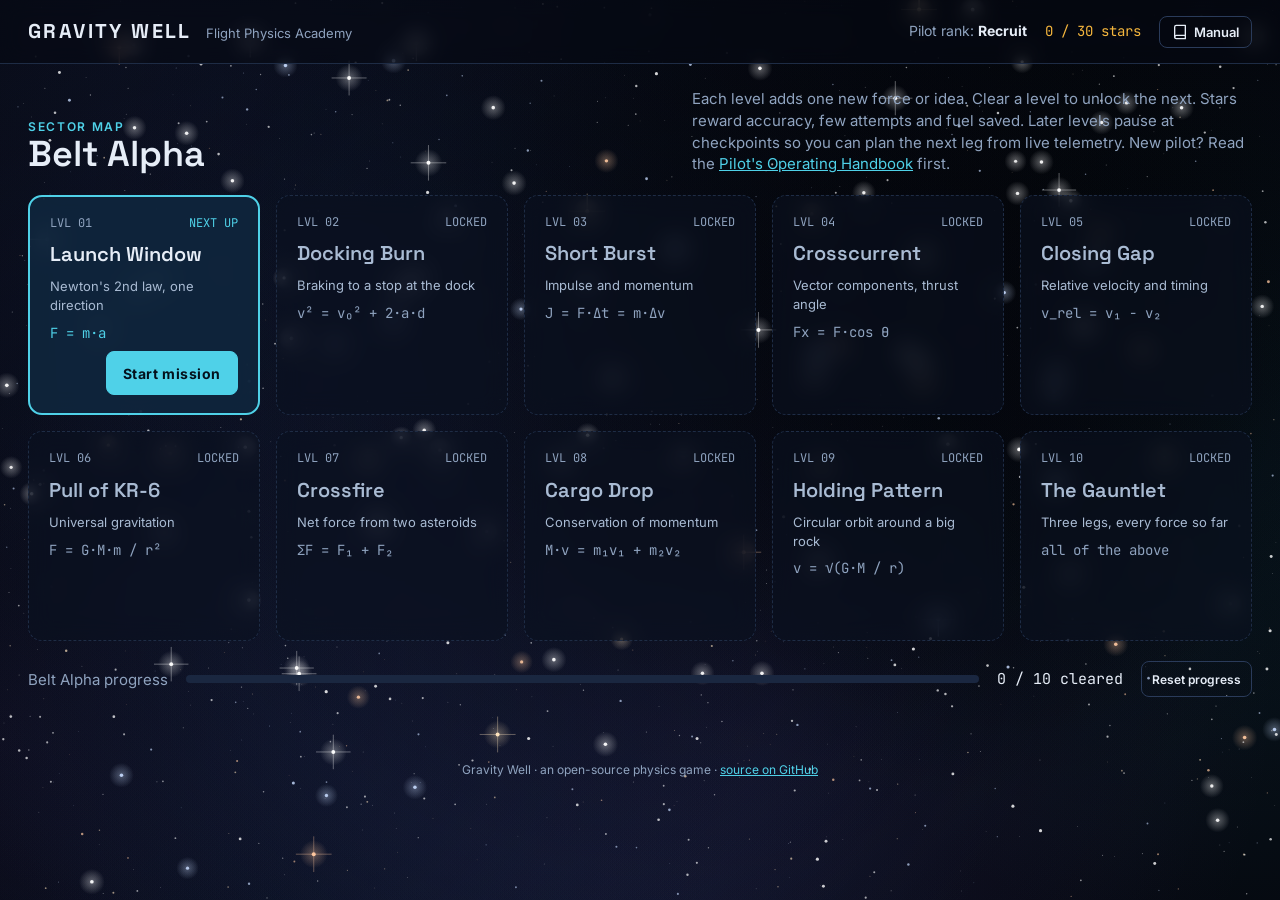
<file: index.html>
<!doctype html>
<html lang="en">
<head>
<meta charset="utf-8">
<meta name="viewport" content="width=device-width, initial-scale=1">
<title>Gravity Well — Flight Physics Academy</title>
<meta name="description" content="A physics puzzle game: calculate the forces on your ship, program the flight computer, and fly the asteroid field.">
<link rel="preconnect" href="https://fonts.googleapis.com">
<link href="https://fonts.googleapis.com/css2?family=Inter:wght@400;500;600;700&family=JetBrains+Mono:wght@400;600&family=Space+Grotesk:wght@500;600;700&display=swap" rel="stylesheet">
<link rel="stylesheet" href="css/style.css">
<link rel="icon" href="data:image/svg+xml,%3Csvg xmlns='http://www.w3.org/2000/svg' viewBox='0 0 32 32'%3E%3Ccircle cx='16' cy='16' r='15' fill='%230a1120'/%3E%3Ccircle cx='16' cy='16' r='9' fill='none' stroke='%234fd1e8' stroke-width='2' stroke-dasharray='4 3'/%3E%3Ccircle cx='16' cy='16' r='3' fill='%23f5b63e'/%3E%3C/svg%3E">
</head>
<body>
<canvas id="stars" aria-hidden="true"></canvas>
<header class="topbar">
  <div class="brand" id="brand" role="link" tabindex="0">GRAVITY WELL <small>Flight Physics Academy</small></div>
  <div class="topright" id="topright"></div>
</header>
<main id="app">
  <section id="screen-map" class="screen"></section>
  <section id="screen-brief" class="screen"></section>
  <section id="screen-plan" class="screen"></section>
  <section id="screen-flight" class="screen"></section>
  <section id="screen-debrief" class="screen"></section>
  <section id="screen-success" class="screen"></section>
</main>
<div class="footer">Gravity Well · an open-source physics game · <a href="https://github.com/Dhamre01/gravity-well">source on GitHub</a></div>
<script src="js/physics.js"></script>
<script src="js/levels.js"></script>
<script src="js/tutorials.js"></script>
<script src="js/calc.js"></script>
<script src="js/render.js"></script>
<script src="js/game.js"></script>
</body>
</html>
</file>
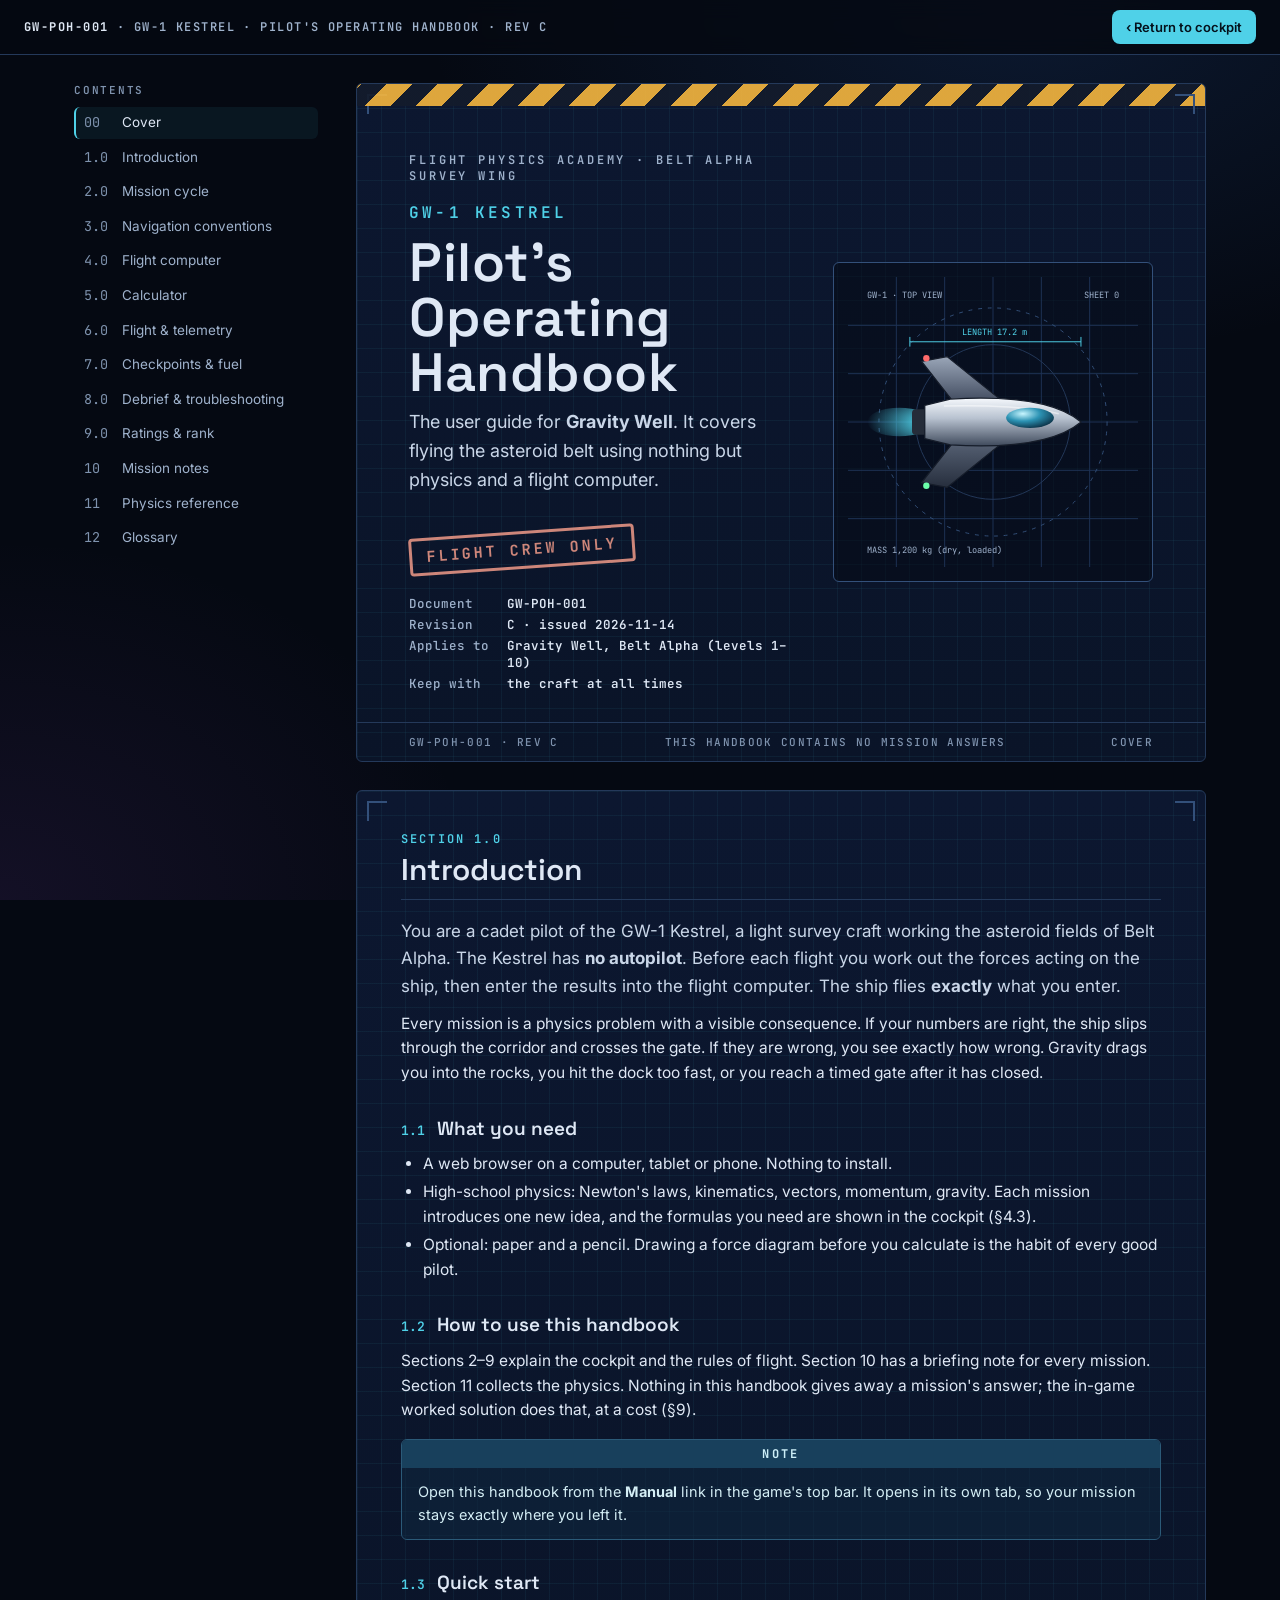
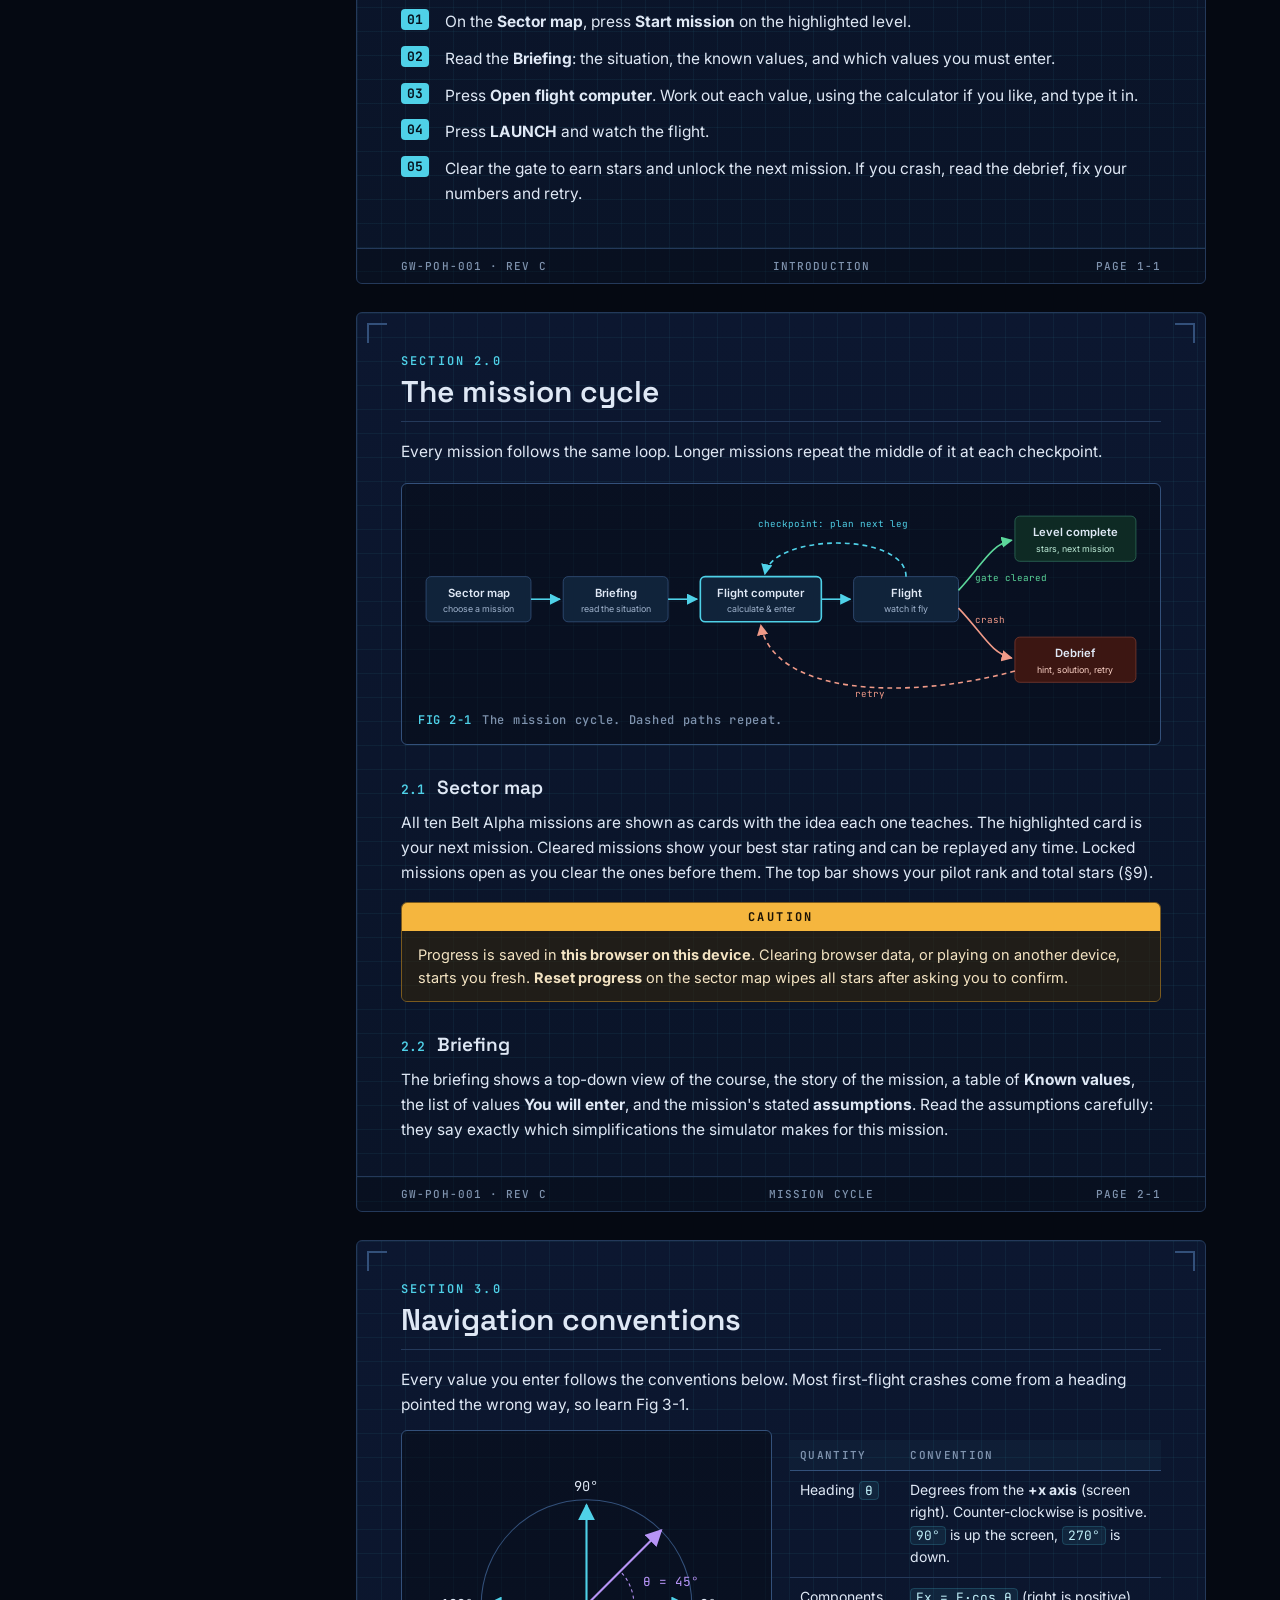
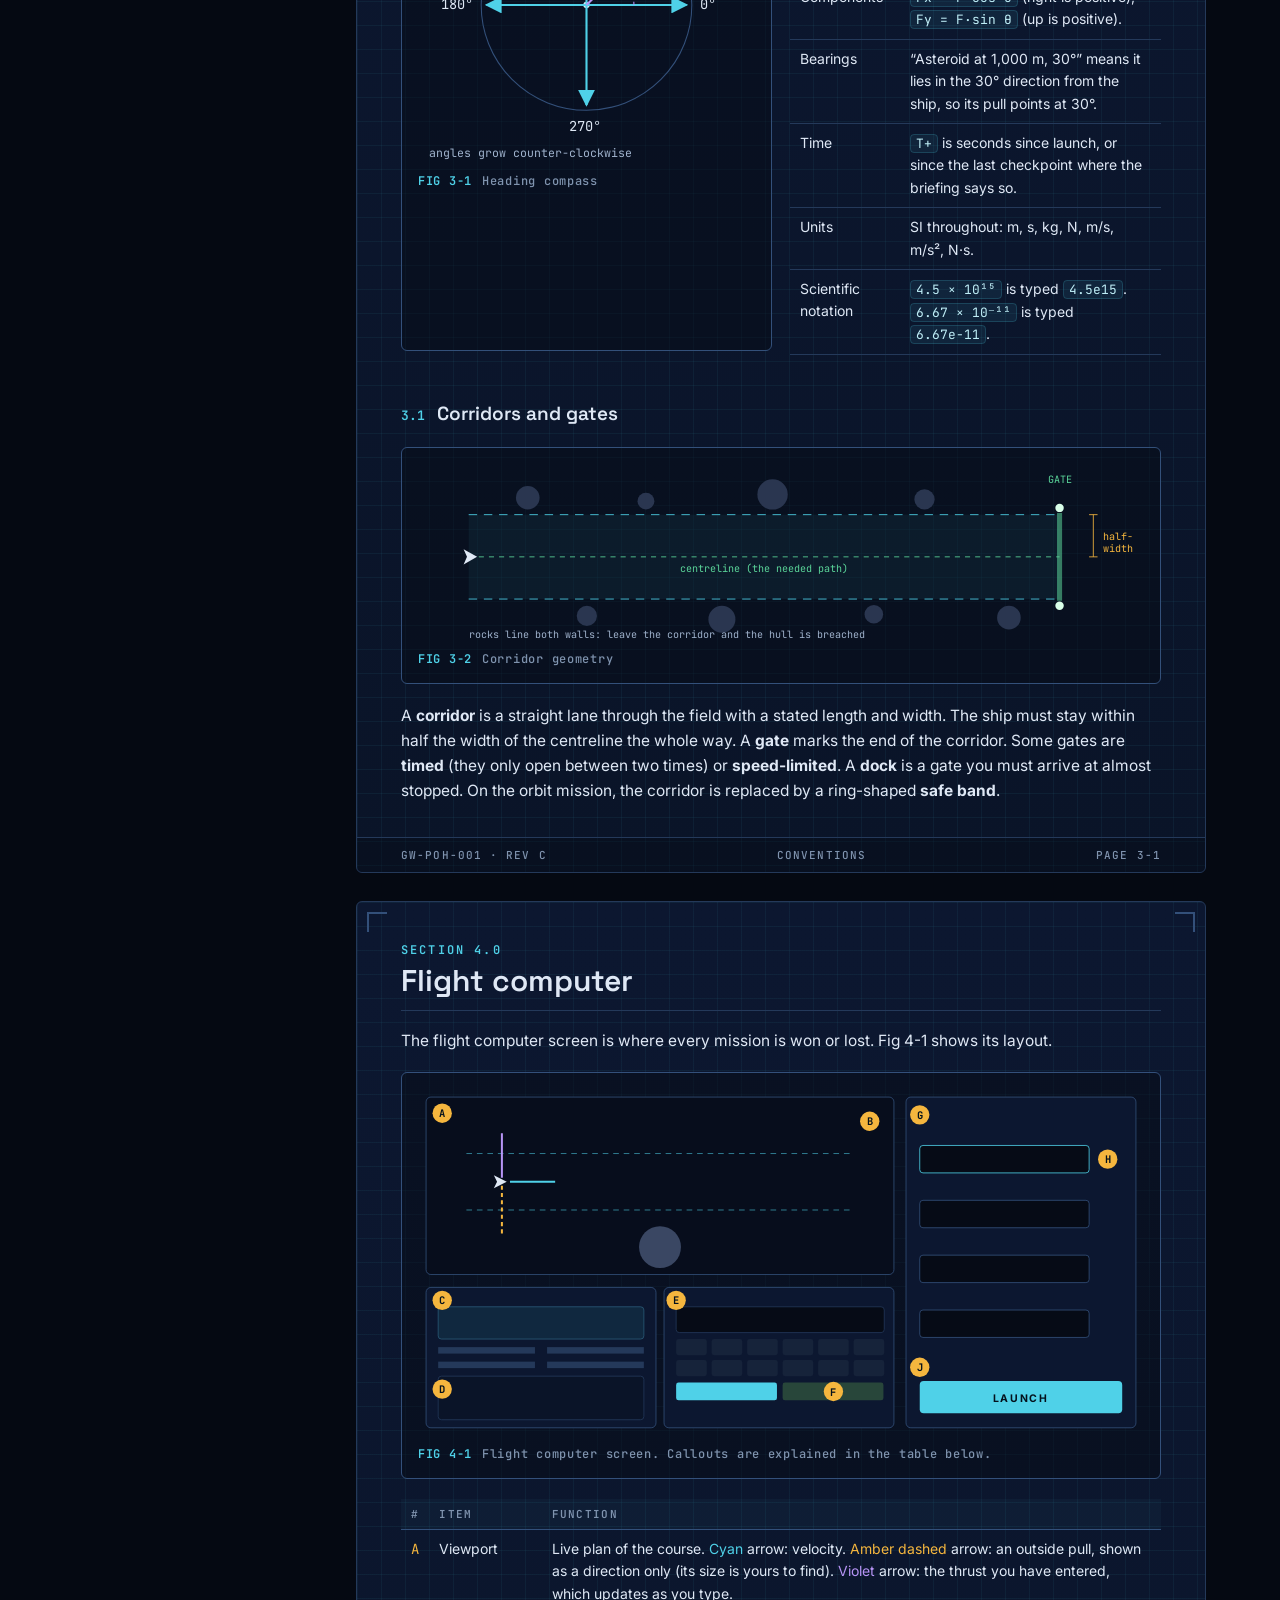
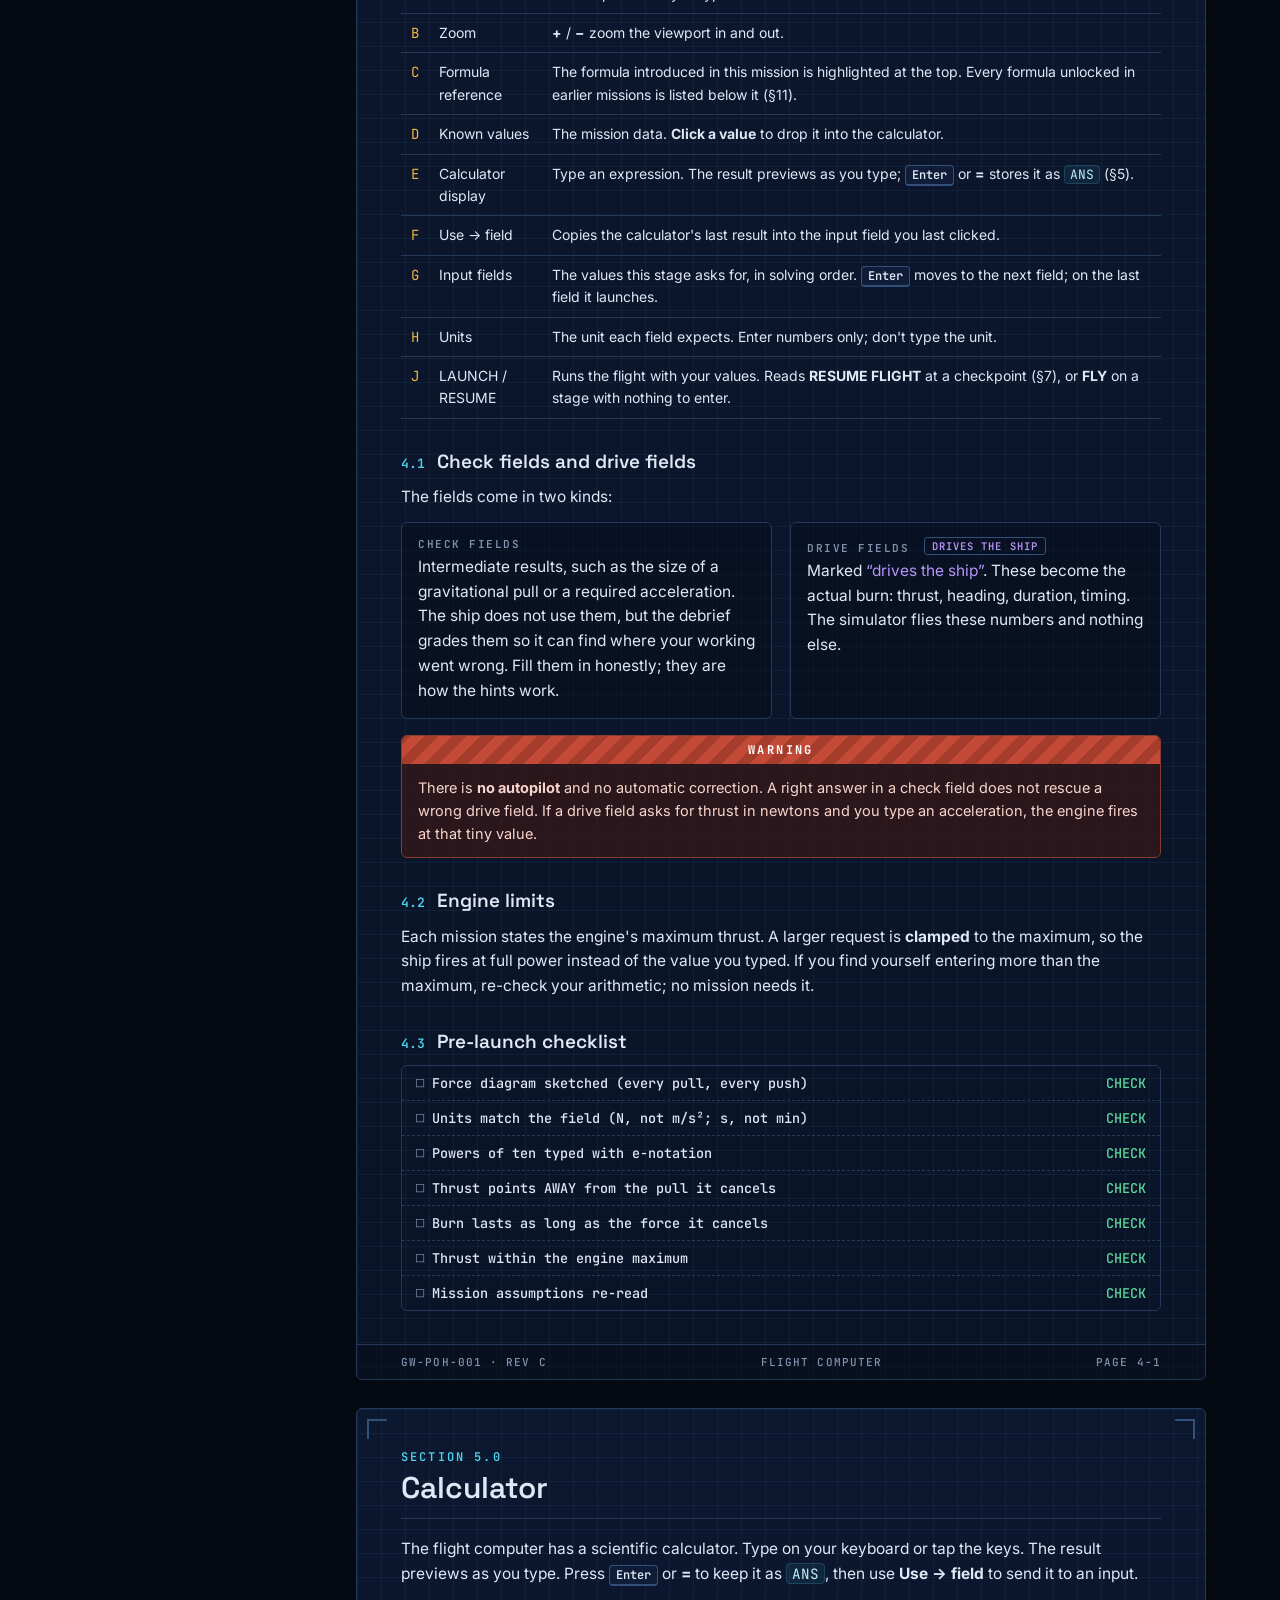
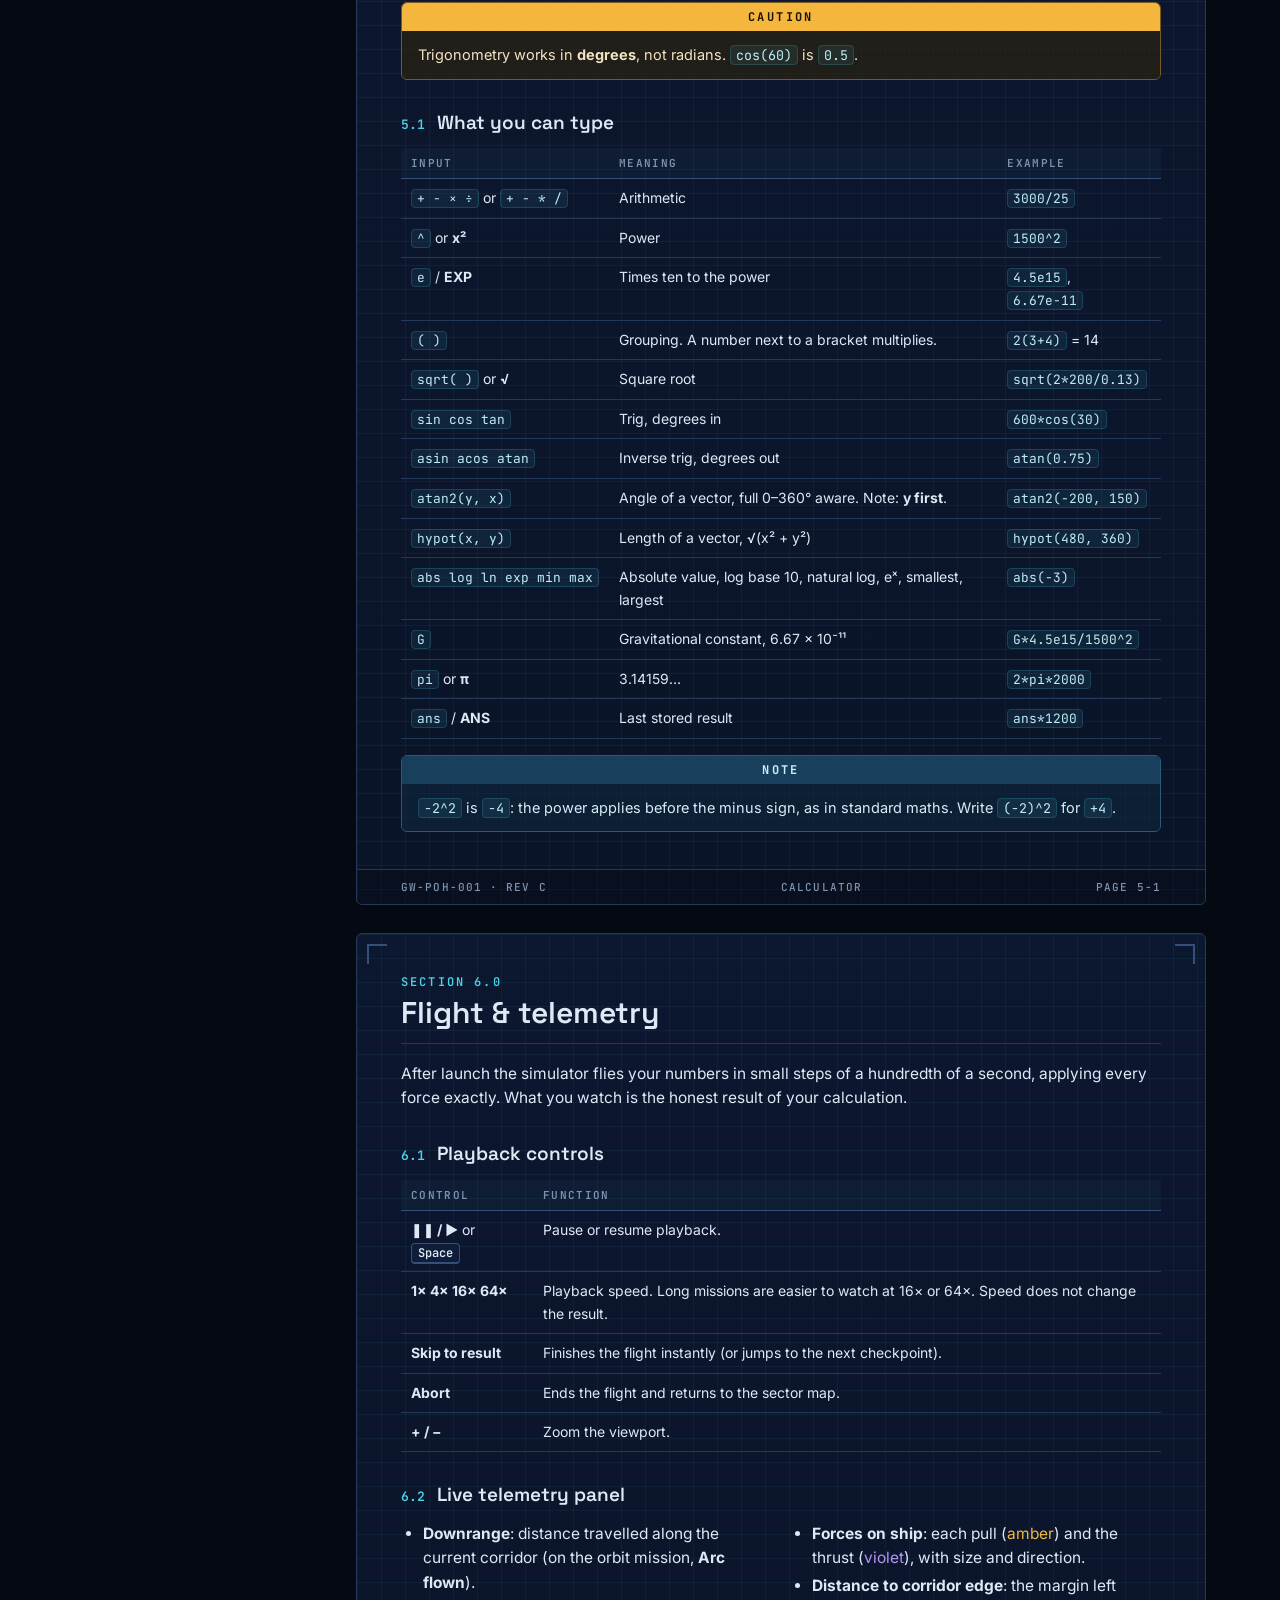
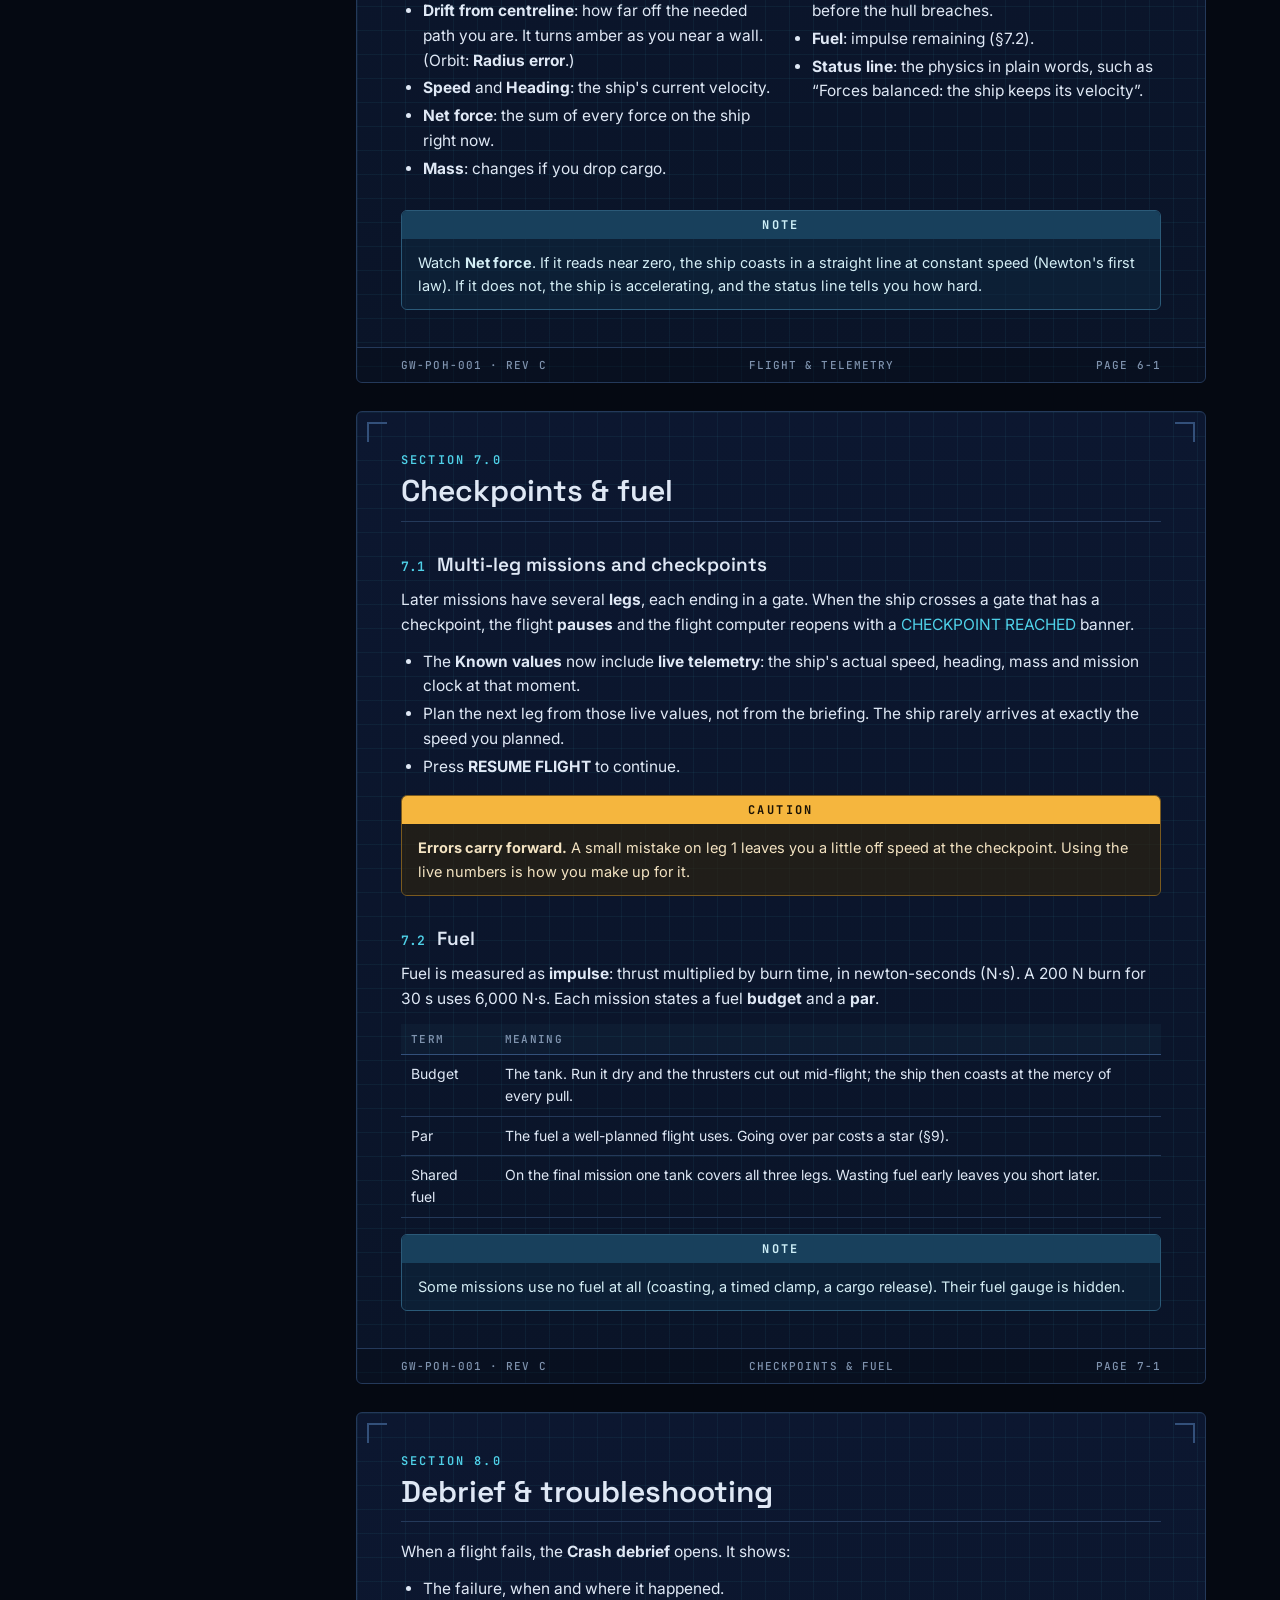
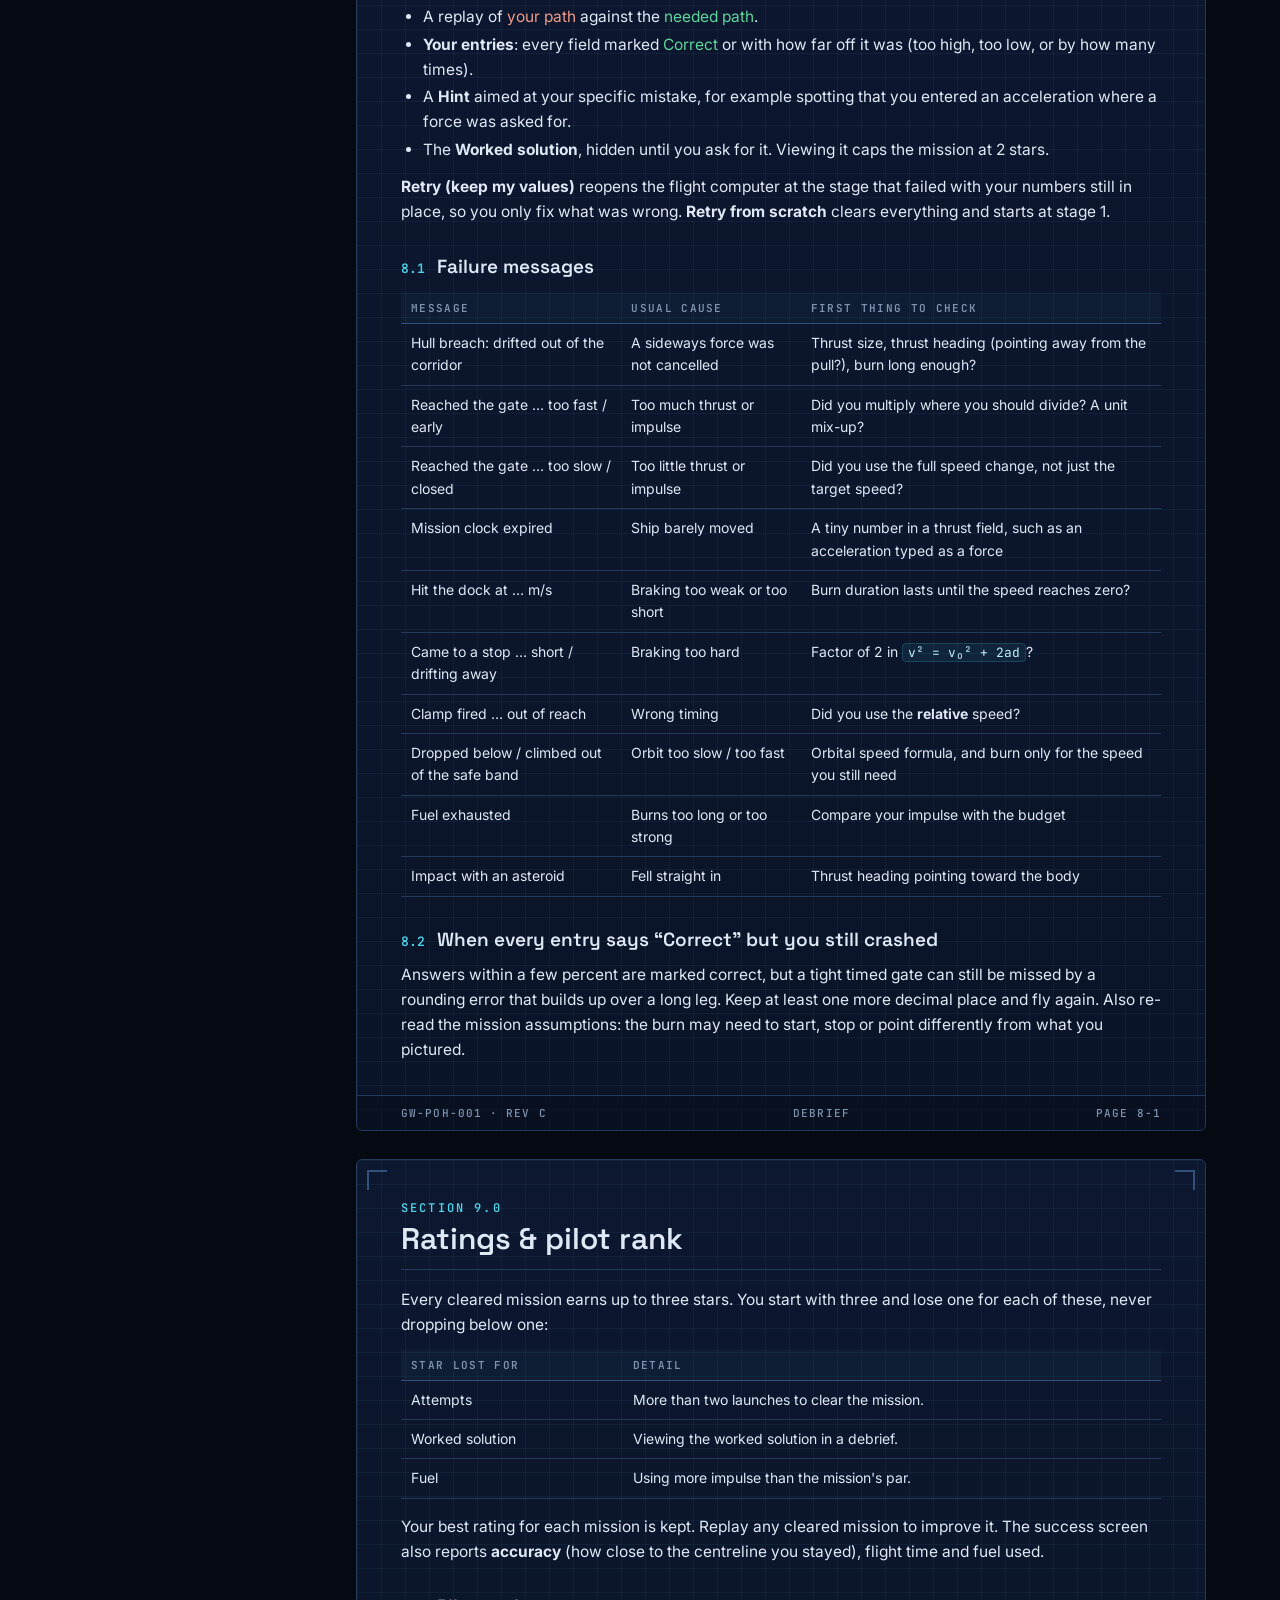
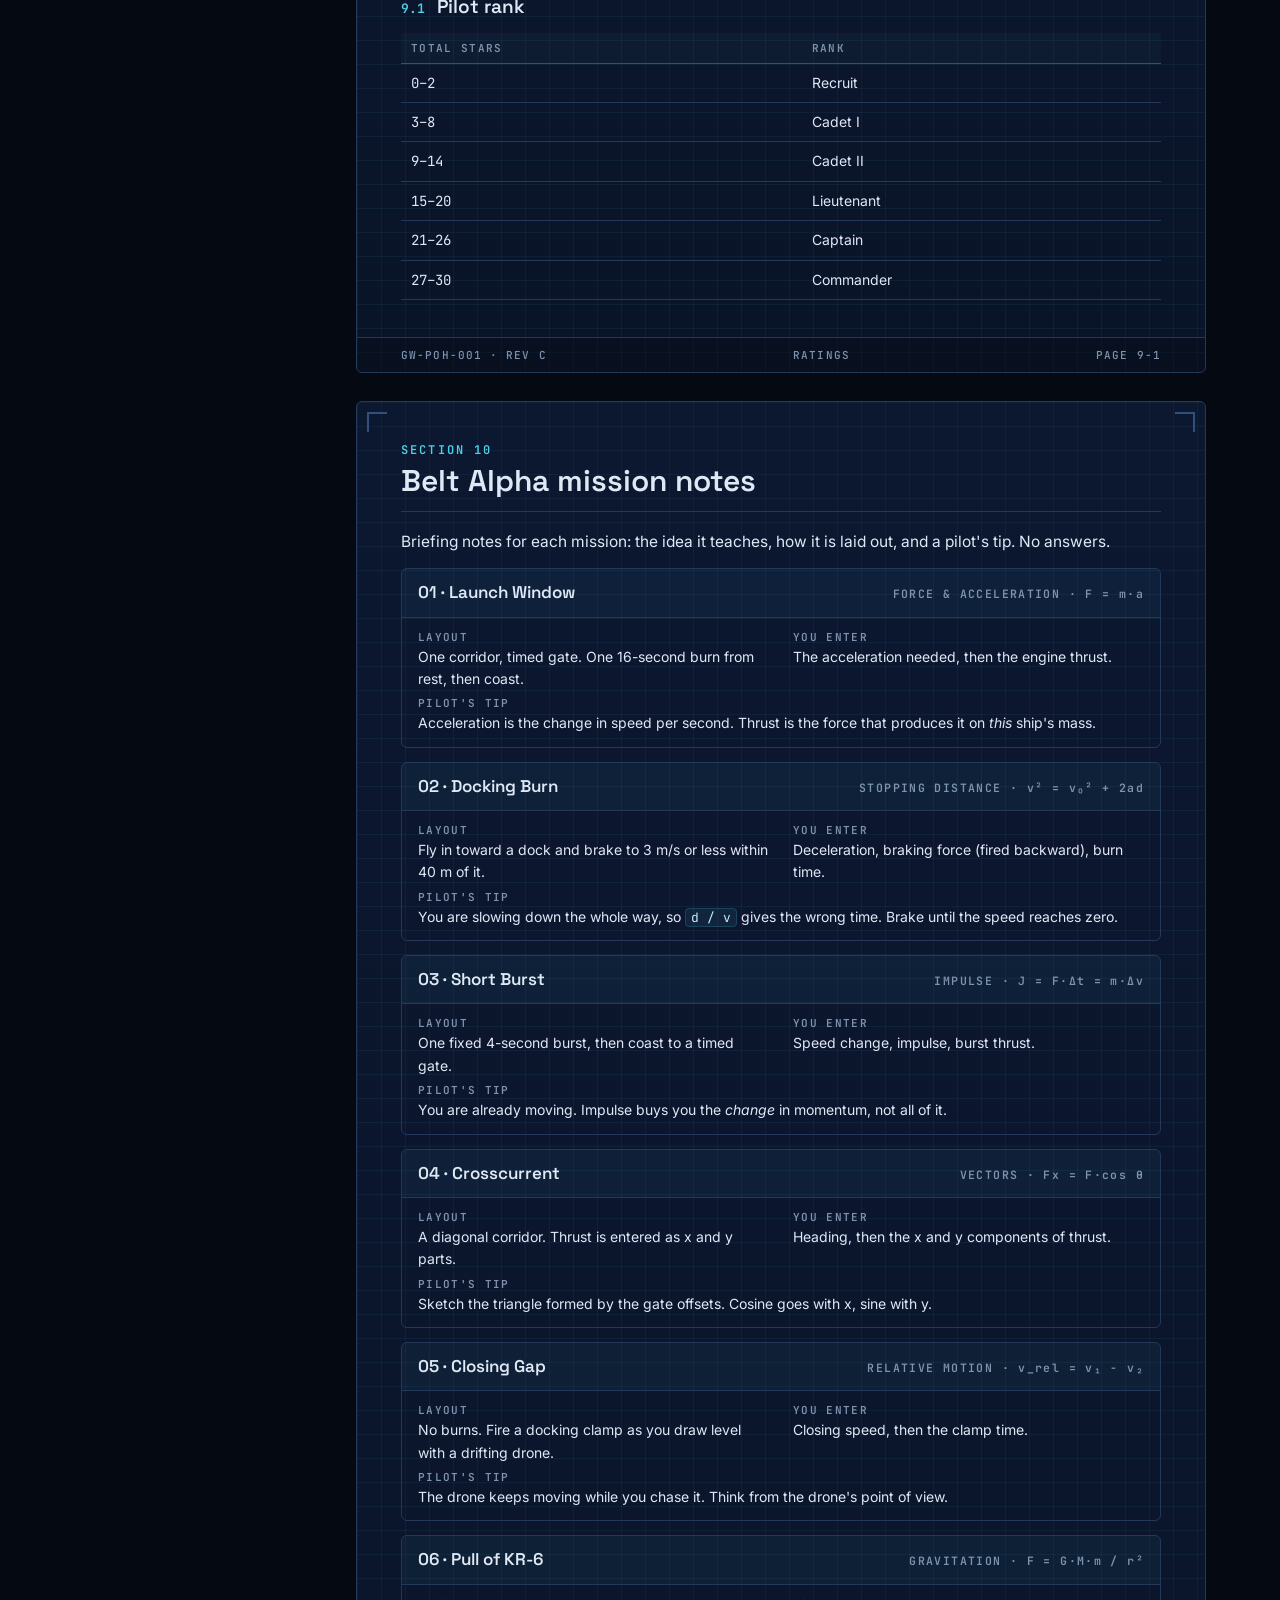
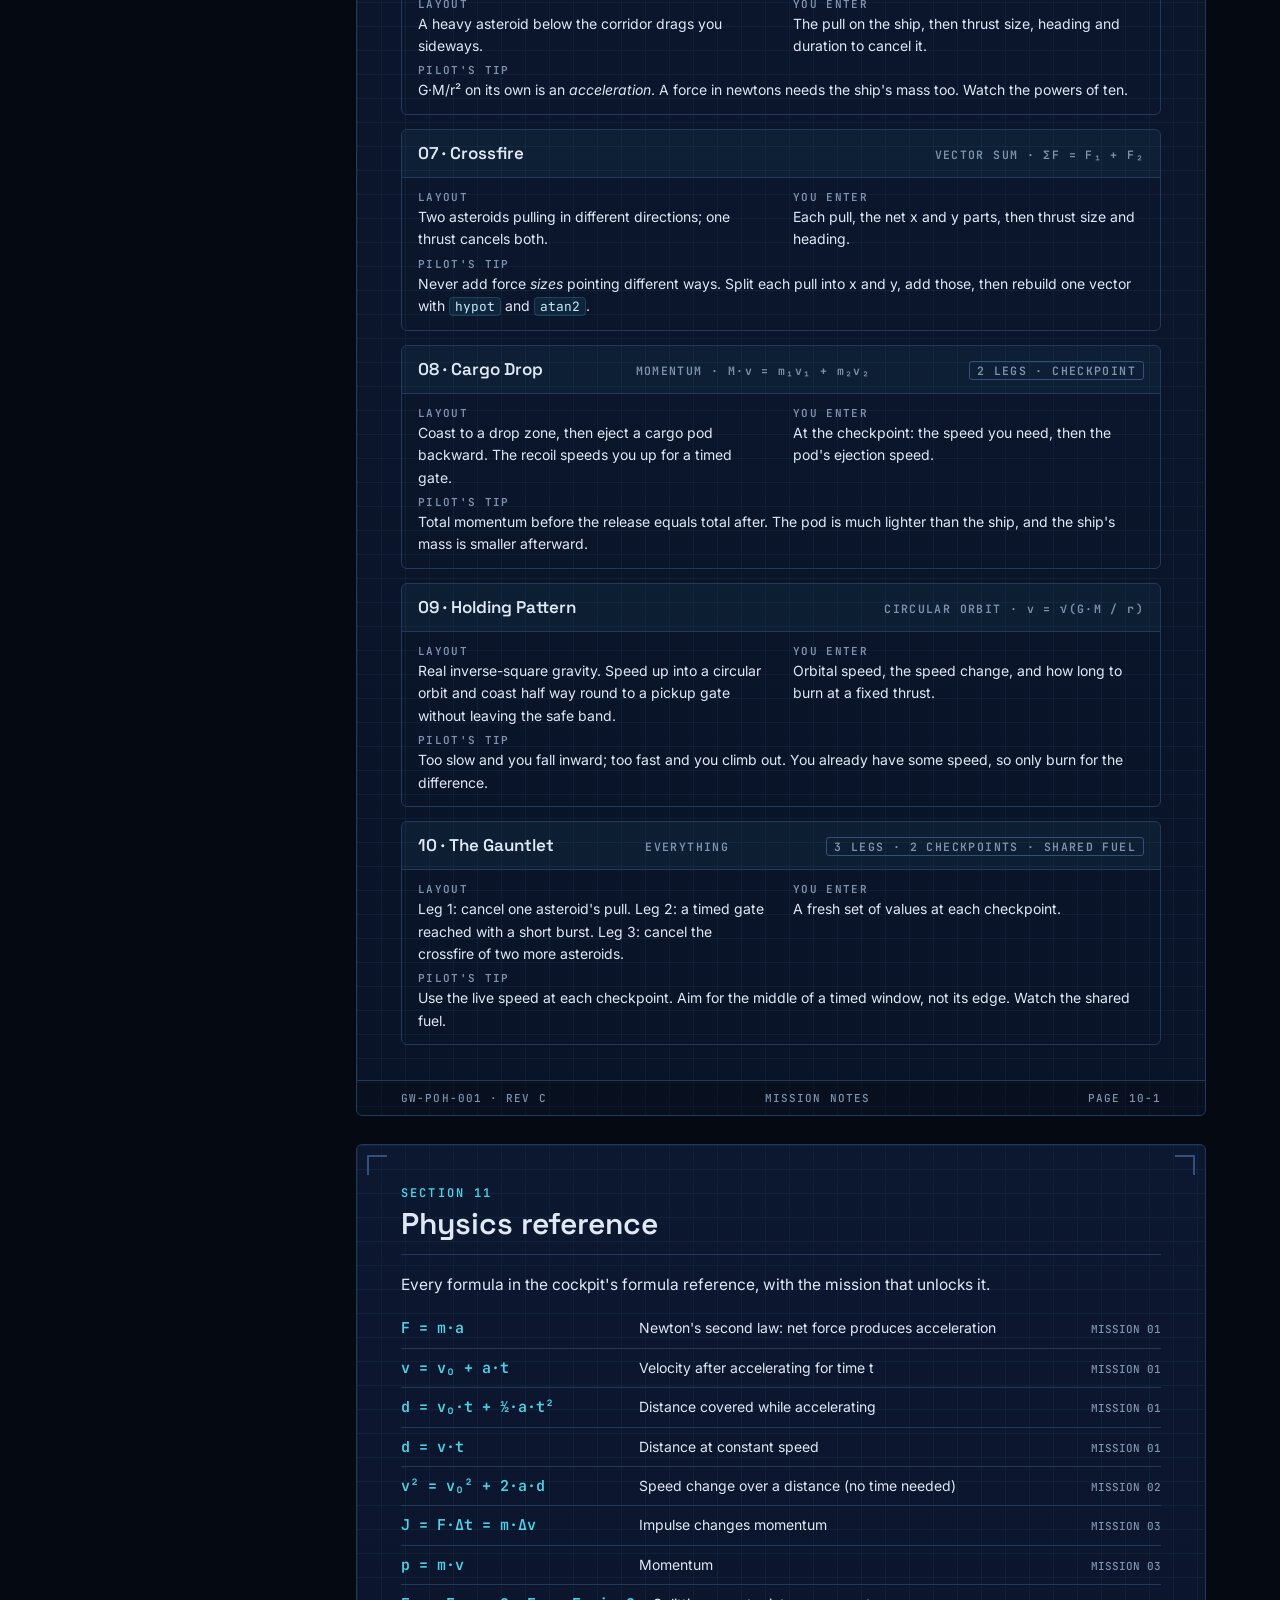
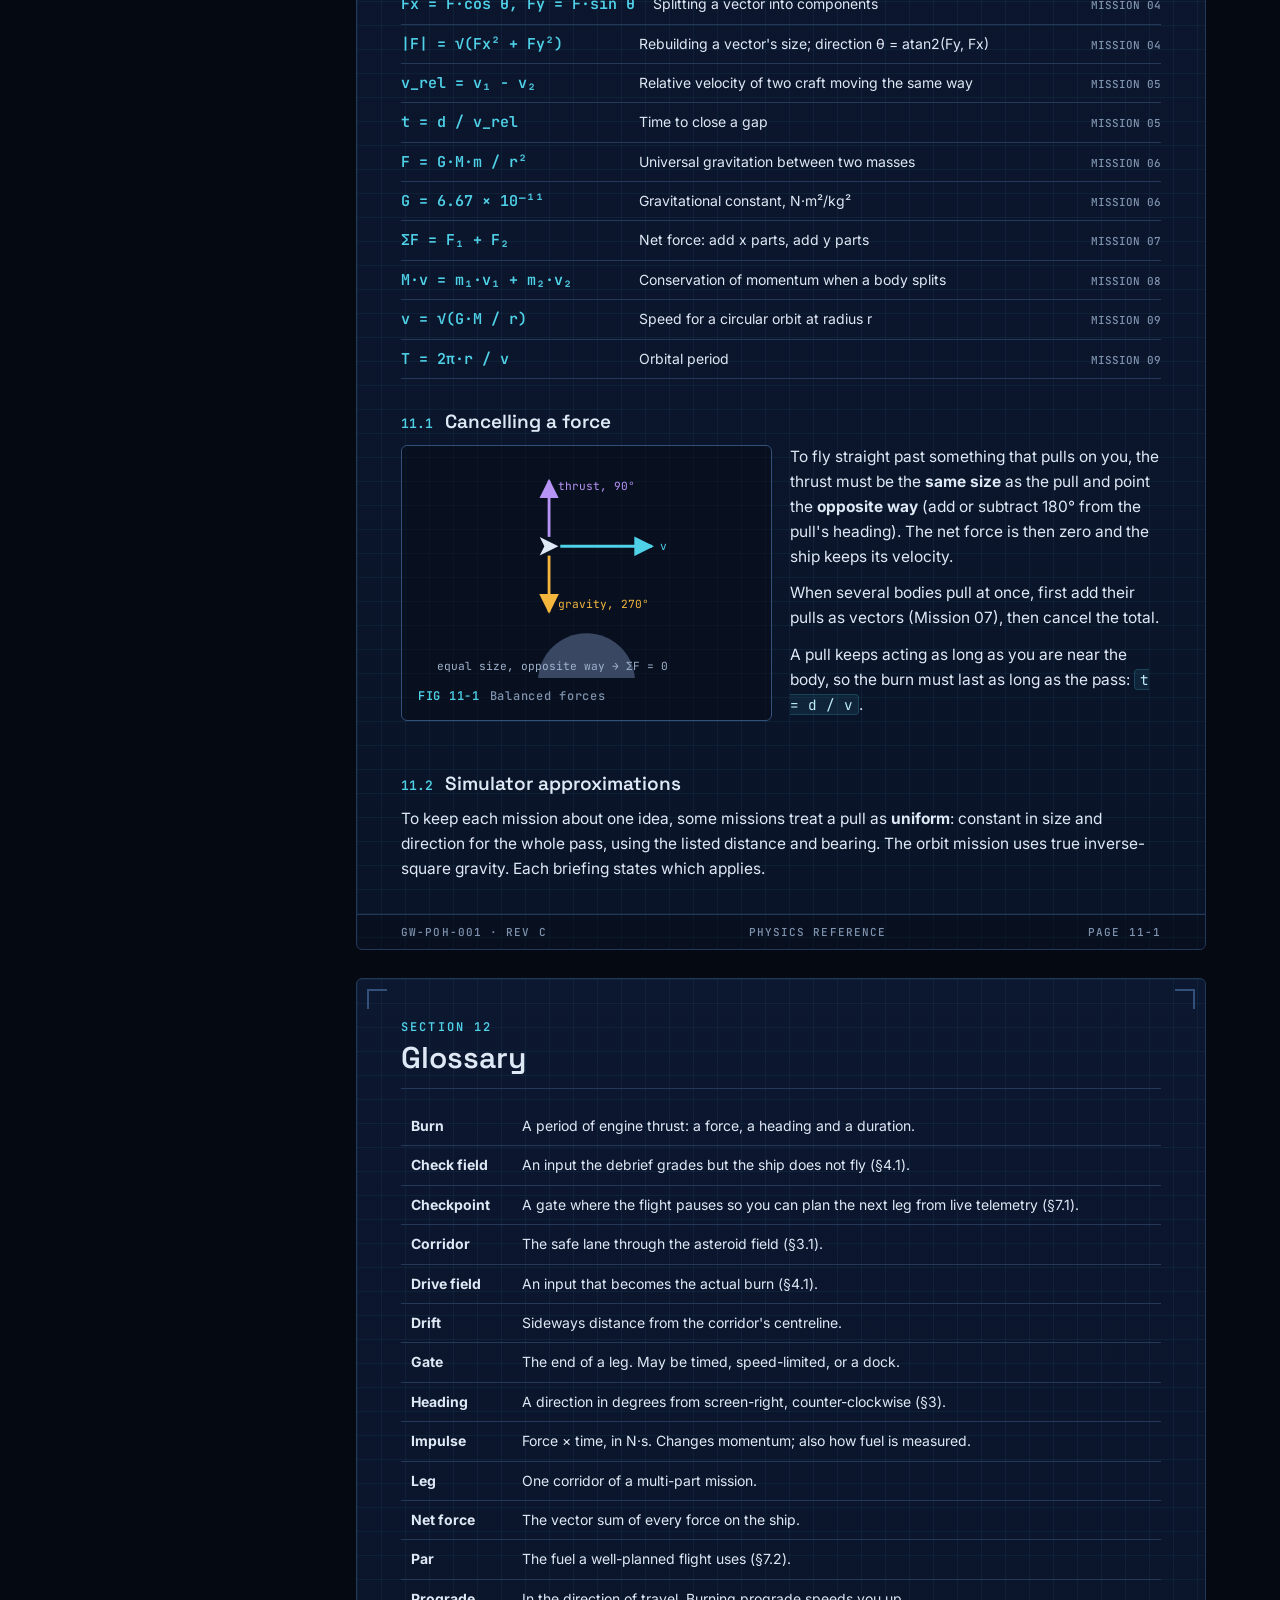
<file: manual.html>
<!doctype html>
<html lang="en">
<head>
<meta charset="utf-8">
<meta name="viewport" content="width=device-width, initial-scale=1">
<title>GW-1 Kestrel · Pilot's Operating Handbook — Gravity Well</title>
<meta name="description" content="The Gravity Well user guide, written as the pilot's operating handbook for the GW-1 Kestrel survey craft.">
<link rel="preconnect" href="https://fonts.googleapis.com">
<link href="https://fonts.googleapis.com/css2?family=Inter:wght@400;500;600;700&family=JetBrains+Mono:wght@400;500;600;700&family=Space+Grotesk:wght@500;600;700&display=swap" rel="stylesheet">
<link rel="icon" href="data:image/svg+xml,%3Csvg xmlns='http://www.w3.org/2000/svg' viewBox='0 0 32 32'%3E%3Ccircle cx='16' cy='16' r='15' fill='%230a1120'/%3E%3Ccircle cx='16' cy='16' r='9' fill='none' stroke='%234fd1e8' stroke-width='2' stroke-dasharray='4 3'/%3E%3Ccircle cx='16' cy='16' r='3' fill='%23f5b63e'/%3E%3C/svg%3E">
<style>
:root{
  --ink:#dfe8f5; --dim:#9fb2cc; --muted:#7f93ae; --line:#24395a; --line2:#33507a;
  --sheet:#0c1730; --sheet2:#0a1428; --grid:rgba(79,209,232,.06);
  --cyan:#4fd1e8; --amber:#f5b63e; --violet:#b794f6; --green:#5bd69a; --red:#f09a88; --hazard:#f5b63e;
  --mono:"JetBrains Mono",ui-monospace,Menlo,monospace; --sans:Inter,system-ui,sans-serif; --disp:"Space Grotesk",Inter,sans-serif;
}
*{box-sizing:border-box}
main>section{scroll-margin-top:72px}
html{scroll-behavior:smooth}
body{margin:0;background:#050912;color:var(--ink);font:15.5px/1.6 var(--sans)}
body::before{content:"";position:fixed;inset:0;z-index:-1;background:
  radial-gradient(1000px 600px at 80% 0%,rgba(40,90,170,.20),transparent 60%),
  radial-gradient(800px 600px at 0% 100%,rgba(110,60,160,.14),transparent 60%),#050912}
a{color:var(--cyan)}
code,.mono{font-family:var(--mono)}
code{font-size:.92em;background:rgba(79,209,232,.08);border:1px solid rgba(79,209,232,.18);border-radius:4px;padding:0 5px;color:#bfeef7}
kbd{font:600 12px var(--mono);border:1px solid var(--line2);border-bottom-width:2px;border-radius:4px;padding:1px 6px;color:var(--ink);background:#0f1d38}

/* ---------- shell ---------- */
.bar{position:sticky;top:0;z-index:20;display:flex;align-items:center;justify-content:space-between;gap:16px;padding:10px 24px;background:rgba(5,9,18,.82);backdrop-filter:blur(10px);border-bottom:1px solid var(--line)}
.bar .id{font:600 12px var(--mono);letter-spacing:.12em;color:var(--dim);white-space:nowrap;overflow:hidden;text-overflow:ellipsis}
.bar .id b{color:var(--ink)}
.bar a.back{font:600 13px var(--sans);text-decoration:none;color:#04111c;background:var(--cyan);border-radius:8px;padding:9px 14px;white-space:nowrap}
.bar a.back:hover{background:#7fdff0}
.wrap{max-width:1180px;margin:0 auto;padding:28px 24px 60px;display:grid;grid-template-columns:250px minmax(0,1fr);gap:32px}
nav.toc{position:sticky;top:72px;align-self:start;max-height:calc(100vh - 92px);overflow:auto;font-size:13.5px;padding-right:6px}
nav.toc .h{font:600 11px var(--mono);letter-spacing:.16em;color:var(--muted);margin:0 0 10px}
nav.toc ol{list-style:none;margin:0;padding:0}
nav.toc li a{display:flex;gap:10px;padding:5px 8px;border-radius:6px;color:var(--dim);text-decoration:none;border-left:2px solid transparent}
nav.toc li a:hover{background:rgba(79,209,232,.07);color:var(--ink)}
nav.toc li a.on{border-left-color:var(--cyan);color:var(--ink);background:rgba(79,209,232,.07)}
nav.toc li a span{font-family:var(--mono);color:var(--muted);min-width:28px}

/* ---------- sheets (manual pages) ---------- */
.sheet{min-width:0;position:relative;background:linear-gradient(var(--sheet),var(--sheet2));border:1px solid var(--line);border-radius:6px;margin:0 0 28px;padding:40px 44px 56px;overflow:hidden;
  background-image:linear-gradient(var(--grid) 1px,transparent 1px),linear-gradient(90deg,var(--grid) 1px,transparent 1px),linear-gradient(var(--sheet),var(--sheet2));background-size:24px 24px,24px 24px,100% 100%}
.sheet::before,.sheet::after{content:"";position:absolute;width:18px;height:18px;border:2px solid var(--line2)}
.sheet::before{top:10px;left:10px;border-right:0;border-bottom:0}
.sheet::after{top:10px;right:10px;border-left:0;border-bottom:0}
.sheet .foot{position:absolute;left:0;right:0;bottom:0;display:flex;justify-content:space-between;gap:12px;padding:10px 44px;border-top:1px solid var(--line);font:500 11px var(--mono);letter-spacing:.1em;color:var(--muted);background:rgba(5,9,18,.35)}
.sec-no{font:600 12px var(--mono);letter-spacing:.18em;color:var(--cyan)}
h1,h2,h3,h4{font-family:var(--disp);font-weight:600;margin:0}
h2{font-size:30px;line-height:1.15;margin:6px 0 18px;padding-bottom:12px;border-bottom:1px solid var(--line)}
h3{font-size:19px;margin:28px 0 8px;display:flex;gap:12px;align-items:baseline}
h3 .n{font:600 13px var(--mono);color:var(--cyan)}
h4{font-size:15px;margin:18px 0 6px;color:var(--ink)}
p{margin:0 0 12px}
ul,ol{margin:0 0 12px;padding-left:22px}
li{margin:3px 0}
.lead{font-size:17px;color:#c9d6e8}
.dim{color:var(--dim)} .muted{color:var(--muted)}

/* ---------- cover ---------- */
.cover{padding:0;min-height:640px;display:grid;grid-template-rows:auto 1fr auto}
.hazard{height:22px;background:repeating-linear-gradient(-45deg,var(--hazard) 0 18px,#131b2b 18px 36px);opacity:.9}
.cover-body{padding:46px 52px 30px;display:grid;grid-template-columns:minmax(0,1fr) 320px;gap:36px;align-items:center}
.cover .org{font:600 12px var(--mono);letter-spacing:.24em;color:var(--dim)}
.cover h1{font-size:54px;line-height:1.02;letter-spacing:.01em;margin:18px 0 8px}
.cover h1 small{display:block;font:600 16px var(--mono);letter-spacing:.2em;color:var(--cyan);margin-bottom:12px}
.cover .sub{font-size:18px;color:#c9d6e8;max-width:560px}
.stamp{display:inline-block;margin-top:24px;transform:rotate(-4deg);border:3px solid var(--red);color:var(--red);font:700 15px var(--mono);letter-spacing:.2em;padding:6px 14px;border-radius:4px;opacity:.85}
.docblock{margin-top:26px;display:grid;grid-template-columns:auto 1fr;gap:4px 18px;font:500 12.5px var(--mono);color:var(--dim);max-width:520px}
.docblock b{color:var(--ink);font-weight:600}
.cover-art{border:1px solid var(--line2);border-radius:6px;background:rgba(5,9,18,.5);padding:14px}
.cover-art svg{display:block;width:100%;height:auto}
.cover-foot{display:flex;justify-content:space-between;gap:12px;flex-wrap:wrap;padding:12px 52px;border-top:1px solid var(--line);font:500 11px var(--mono);letter-spacing:.12em;color:var(--muted)}

/* ---------- callouts (aviation-style) ---------- */
.ca{margin:16px 0;border:1px solid;border-radius:6px;overflow:hidden}
.ca .t{font:700 12px var(--mono);letter-spacing:.2em;padding:6px 14px;text-align:center}
.ca .b{padding:12px 16px;font-size:14.5px}
.ca.warning{border-color:#8a3a2e}.ca.warning .t{background:repeating-linear-gradient(-45deg,#c24a36 0 10px,#a63c2b 10px 20px);color:#fff}.ca.warning .b{background:rgba(70,24,18,.55);color:#f8d5cc}
.ca.caution{border-color:#7a5a1e}.ca.caution .t{background:var(--amber);color:#1a1205}.ca.caution .b{background:rgba(48,36,12,.6);color:#f3e3c2}
.ca.note{border-color:#2b5a78}.ca.note .t{background:#18405c;color:#cdeef7}.ca.note .b{background:rgba(16,40,64,.55);color:#d4eef5}
.ca .b p:last-child{margin:0}

/* ---------- tables, panels ---------- */
table{width:100%;border-collapse:collapse;margin:10px 0 16px;font-size:14px}
th{text-align:left;font:600 11px var(--mono);letter-spacing:.12em;color:var(--muted);text-transform:uppercase;padding:8px 10px;border-bottom:1px solid var(--line2);background:rgba(79,209,232,.04)}
td{padding:8px 10px;border-bottom:1px solid var(--line);vertical-align:top}
td.mono,td code{white-space:nowrap}
.figure{margin:18px 0 20px;border:1px solid var(--line2);border-radius:6px;background:rgba(5,9,18,.45);padding:16px}
.figure svg{display:block;width:100%;height:auto}
.figure .cap{font:500 12px var(--mono);letter-spacing:.06em;color:var(--muted);margin-top:10px;display:flex;gap:10px}
.figure .cap b{color:var(--cyan);font-weight:600}
.two{display:grid;grid-template-columns:repeat(2,minmax(0,1fr));gap:18px}
.card{border:1px solid var(--line);border-radius:6px;background:rgba(5,9,18,.35);padding:14px 16px}
.card .k{font:600 11px var(--mono);letter-spacing:.14em;color:var(--muted);text-transform:uppercase;margin-bottom:4px}
.steps{counter-reset:s;list-style:none;padding:0}
.steps li{counter-increment:s;position:relative;padding:4px 0 8px 44px;margin:0}
.steps li::before{content:counter(s,decimal-leading-zero);position:absolute;left:0;top:3px;font:700 13px var(--mono);color:#04111c;background:var(--cyan);border-radius:4px;padding:2px 6px}
.checklist{list-style:none;padding:0;border:1px solid var(--line);border-radius:6px;overflow:hidden}
.checklist li{display:flex;justify-content:space-between;gap:16px;padding:8px 14px;margin:0;border-bottom:1px dashed var(--line);font:500 13.5px var(--mono)}
.checklist li:last-child{border-bottom:0}
.checklist li span:last-child{color:var(--green);white-space:nowrap}
.checklist li span:first-child::before{content:"□ ";color:var(--muted)}
.formula{display:grid;grid-template-columns:minmax(220px,auto) 1fr auto;gap:2px 18px;align-items:baseline;padding:8px 0;border-bottom:1px solid var(--line);font-size:14px}
.formula .f{font:600 15px var(--mono);color:var(--cyan)}
.formula .lv{font:500 11px var(--mono);color:var(--muted);white-space:nowrap}
.mission{border:1px solid var(--line);border-radius:6px;margin:14px 0;overflow:hidden}
.mission .hd{display:flex;justify-content:space-between;gap:12px;align-items:baseline;padding:10px 16px;background:rgba(79,209,232,.05);border-bottom:1px solid var(--line)}
.mission .hd h4{margin:0;font-size:17px}
.mission .hd span{font:600 11.5px var(--mono);letter-spacing:.12em;color:var(--muted)}
.mission .bd{padding:12px 16px;display:grid;grid-template-columns:minmax(0,1fr) minmax(0,1fr);gap:6px 24px;font-size:14px}
.mission .bd div b{display:block;font:600 11px var(--mono);letter-spacing:.12em;color:var(--muted);text-transform:uppercase;margin-bottom:2px}
.mission .bd .full{grid-column:1/-1}
.tag{display:inline-block;font:600 10.5px var(--mono);letter-spacing:.1em;padding:1px 7px;border-radius:3px;border:1px solid var(--line2);color:var(--dim);margin-left:6px;vertical-align:2px}
.c-cyan{color:var(--cyan)} .c-amber{color:var(--amber)} .c-violet{color:var(--violet)} .c-green{color:var(--green)} .c-red{color:var(--red)}

@media (max-width:980px){
  .wrap{grid-template-columns:minmax(0,1fr)}
  nav.toc{position:static;max-height:none;border:1px solid var(--line);border-radius:6px;padding:14px;background:rgba(10,20,40,.6)}
  .cover-body{grid-template-columns:1fr}
}
@media (max-width:640px){
  .wrap{padding:16px 12px 40px}
  .sheet{padding:28px 18px 56px}
  .sheet .foot{padding:10px 18px;font-size:10px}
  .cover-body{padding:28px 20px}
  .cover-foot{padding:12px 20px}
  .cover h1{font-size:38px}
  h2{font-size:24px}
  .two,.mission .bd{grid-template-columns:1fr}
  .formula{grid-template-columns:1fr}
  .bar .id{font-size:10.5px}
  table{font-size:13px;display:block;overflow-x:auto}
  td.mono,td code{white-space:normal}
  .mission .hd{flex-direction:column;gap:2px}
  .bar{padding:10px 12px}
}
@media print{
  body{background:#fff;color:#111}
  body::before,.bar,nav.toc{display:none}
  .wrap{display:block;padding:0;max-width:none}
  .sheet{break-after:page;background:#fff;border:1px solid #999;color:#111}
  .sheet .foot{background:#f4f4f4;color:#555}
  .ca .b,.card,.mission,.figure{background:#fff!important;color:#111!important}
  a{color:#0b5a73}
}
</style>
</head>
<body>

<div class="bar">
  <div class="id"><b>GW-POH-001</b> · GW-1 KESTREL · PILOT'S OPERATING HANDBOOK · REV C</div>
  <a class="back" href="index.html">‹ Return to cockpit</a>
</div>

<div class="wrap">
<nav class="toc" aria-label="Contents">
  <div class="h">CONTENTS</div>
  <ol>
    <li><a href="#cover"><span>00</span>Cover</a></li>
    <li><a href="#sec-1"><span>1.0</span>Introduction</a></li>
    <li><a href="#sec-2"><span>2.0</span>Mission cycle</a></li>
    <li><a href="#sec-3"><span>3.0</span>Navigation conventions</a></li>
    <li><a href="#sec-4"><span>4.0</span>Flight computer</a></li>
    <li><a href="#sec-5"><span>5.0</span>Calculator</a></li>
    <li><a href="#sec-6"><span>6.0</span>Flight &amp; telemetry</a></li>
    <li><a href="#sec-7"><span>7.0</span>Checkpoints &amp; fuel</a></li>
    <li><a href="#sec-8"><span>8.0</span>Debrief &amp; troubleshooting</a></li>
    <li><a href="#sec-9"><span>9.0</span>Ratings &amp; rank</a></li>
    <li><a href="#sec-10"><span>10</span>Mission notes</a></li>
    <li><a href="#sec-11"><span>11</span>Physics reference</a></li>
    <li><a href="#sec-12"><span>12</span>Glossary</a></li>
  </ol>
</nav>

<main>

<!-- ================= COVER ================= -->
<section class="sheet cover" id="cover">
  <div class="hazard"></div>
  <div class="cover-body">
    <div>
      <div class="org">FLIGHT PHYSICS ACADEMY · BELT ALPHA SURVEY WING</div>
      <h1><small>GW-1 KESTREL</small>Pilot's Operating Handbook</h1>
      <p class="sub">The user guide for <b>Gravity Well</b>. It covers flying the asteroid belt using nothing but physics and a flight computer.</p>
      <div class="stamp">FLIGHT CREW ONLY</div>
      <div class="docblock">
        <span>Document</span><b>GW-POH-001</b>
        <span>Revision</span><b>C · issued 2026-11-14</b>
        <span>Applies to</span><b>Gravity Well, Belt Alpha (levels 1–10)</b>
        <span>Keep with</span><b>the craft at all times</b>
      </div>
    </div>
    <div class="cover-art" aria-hidden="true">
      <svg viewBox="0 0 300 300">
        <defs>
          <linearGradient id="h1" x1="0" y1="0" x2="0" y2="1"><stop offset="0" stop-color="#F5F8FC"/><stop offset=".42" stop-color="#B8C2D0"/><stop offset="1" stop-color="#3F4A5C"/></linearGradient>
          <linearGradient id="w1" x1="0" y1="0" x2="0" y2="1"><stop offset="0" stop-color="#9AA6B8"/><stop offset="1" stop-color="#394357"/></linearGradient>
          <linearGradient id="w2" x1="0" y1="0" x2="0" y2="1"><stop offset="0" stop-color="#5A6578"/><stop offset="1" stop-color="#262E3D"/></linearGradient>
          <radialGradient id="gl" cx=".35" cy=".3" r=".8"><stop offset="0" stop-color="#C8F6FF"/><stop offset=".45" stop-color="#2C93B4"/><stop offset="1" stop-color="#08263A"/></radialGradient>
          <radialGradient id="en" cx="1" cy=".5" r="1"><stop offset="0" stop-color="#E8FBFF"/><stop offset=".3" stop-color="#4FD1E8" stop-opacity=".8"/><stop offset="1" stop-color="#4FD1E8" stop-opacity="0"/></radialGradient>
        </defs>
        <g stroke="#1f3355" stroke-width="1"><path d="M0 50H300M0 100H300M0 150H300M0 200H300M0 250H300M50 0V300M100 0V300M150 0V300M200 0V300M250 0V300"/></g>
        <circle cx="150" cy="150" r="118" fill="none" stroke="#33507a" stroke-dasharray="4 6"/>
        <circle cx="150" cy="150" r="80" fill="none" stroke="#24395a"/>
        <g transform="translate(152 150) scale(3.3)">
          <ellipse cx="-30" cy="0" rx="10" ry="4.5" fill="url(#en)"/>
          <path d="M-12,-5 L-23,-19 L-15,-20.5 L3,-6 Z" fill="url(#w1)" stroke="#161D2A" stroke-width=".4"/>
          <path d="M-12,5 L-23,19 L-15,20.5 L3,6 Z" fill="url(#w2)" stroke="#161D2A" stroke-width=".4"/>
          <rect x="-26" y="-4" width="5" height="8" rx="1.2" fill="#252C39"/>
          <path d="M27,0 C19,-6.8 3,-8.2 -14,-7.2 L-22,-5.2 L-22,5.2 L-14,7.2 C3,8.2 19,6.8 27,0 Z" fill="url(#h1)" stroke="#161D2A" stroke-width=".4"/>
          <path d="M20,-2.6 C12,-4.6 -2,-5.4 -16,-5" stroke="#fff" stroke-opacity=".5" stroke-width=".5" fill="none"/>
          <ellipse cx="11" cy="-1.3" rx="7.5" ry="3.2" fill="url(#gl)"/>
          <circle cx="-21.5" cy="-20" r="1" fill="#FF6B6B"/><circle cx="-21.5" cy="20" r="1" fill="#6BFFAA"/>
        </g>
        <g font-family="JetBrains Mono, monospace" font-size="9" fill="#9fb2cc">
          <line x1="64" y1="72" x2="64" y2="62" stroke="#4fd1e8"/><line x1="241" y1="72" x2="241" y2="62" stroke="#4fd1e8"/><line x1="64" y1="67" x2="241" y2="67" stroke="#4fd1e8"/>
          <text x="152" y="60" text-anchor="middle" fill="#4fd1e8">LENGTH 17.2 m</text>
          <text x="20" y="286">MASS 1,200 kg (dry, loaded)</text>
          <text x="20" y="22">GW-1 · TOP VIEW</text>
          <text x="280" y="22" text-anchor="end">SHEET 0</text>
        </g>
      </svg>
    </div>
  </div>
  <div class="cover-foot"><span>GW-POH-001 · REV C</span><span>THIS HANDBOOK CONTAINS NO MISSION ANSWERS</span><span>COVER</span></div>
</section>

<!-- ================= 1 INTRODUCTION ================= -->
<section class="sheet" id="sec-1">
  <div class="sec-no">SECTION 1.0</div>
  <h2>Introduction</h2>
  <p class="lead">You are a cadet pilot of the GW-1 Kestrel, a light survey craft working the asteroid fields of Belt Alpha. The Kestrel has <b>no autopilot</b>. Before each flight you work out the forces acting on the ship, then enter the results into the flight computer. The ship flies <b>exactly</b> what you enter.</p>
  <p>Every mission is a physics problem with a visible consequence. If your numbers are right, the ship slips through the corridor and crosses the gate. If they are wrong, you see exactly how wrong. Gravity drags you into the rocks, you hit the dock too fast, or you reach a timed gate after it has closed.</p>

  <h3><span class="n">1.1</span>What you need</h3>
  <ul>
    <li>A web browser on a computer, tablet or phone. Nothing to install.</li>
    <li>High-school physics: Newton's laws, kinematics, vectors, momentum, gravity. Each mission introduces one new idea, and the formulas you need are shown in the cockpit (§4.3).</li>
    <li>Optional: paper and a pencil. Drawing a force diagram before you calculate is the habit of every good pilot.</li>
  </ul>

  <h3><span class="n">1.2</span>How to use this handbook</h3>
  <p>Sections 2–9 explain the cockpit and the rules of flight. Section 10 has a briefing note for every mission. Section 11 collects the physics. Nothing in this handbook gives away a mission's answer; the in-game worked solution does that, at a cost (§9).</p>

  <div class="ca note"><div class="t">NOTE</div><div class="b"><p>Open this handbook from the <b>Manual</b> link in the game's top bar. It opens in its own tab, so your mission stays exactly where you left it.</p></div></div>

  <h3><span class="n">1.3</span>Quick start</h3>
  <ol class="steps">
    <li>On the <b>Sector map</b>, press <b>Start mission</b> on the highlighted level.</li>
    <li>Read the <b>Briefing</b>: the situation, the known values, and which values you must enter.</li>
    <li>Press <b>Open flight computer</b>. Work out each value, using the calculator if you like, and type it in.</li>
    <li>Press <b>LAUNCH</b> and watch the flight.</li>
    <li>Clear the gate to earn stars and unlock the next mission. If you crash, read the debrief, fix your numbers and retry.</li>
  </ol>
  <div class="foot"><span>GW-POH-001 · REV C</span><span>INTRODUCTION</span><span>PAGE 1-1</span></div>
</section>

<!-- ================= 2 MISSION CYCLE ================= -->
<section class="sheet" id="sec-2">
  <div class="sec-no">SECTION 2.0</div>
  <h2>The mission cycle</h2>
  <p>Every mission follows the same loop. Longer missions repeat the middle of it at each checkpoint.</p>
  <div class="figure">
    <svg viewBox="0 0 900 250" role="img" aria-label="Flow: Sector map, Briefing, Flight computer, Flight; from Flight either Checkpoint back to Flight computer, Gate cleared to Level complete, or Crash to Debrief then back to Flight computer">
      <defs><marker id="ar" viewBox="0 0 10 10" refX="9" refY="5" markerWidth="7" markerHeight="7" orient="auto"><path d="M0 0L10 5L0 10z" fill="#4fd1e8"/></marker>
      <marker id="arr" viewBox="0 0 10 10" refX="9" refY="5" markerWidth="7" markerHeight="7" orient="auto"><path d="M0 0L10 5L0 10z" fill="#f09a88"/></marker>
      <marker id="arg" viewBox="0 0 10 10" refX="9" refY="5" markerWidth="7" markerHeight="7" orient="auto"><path d="M0 0L10 5L0 10z" fill="#5bd69a"/></marker></defs>
      <g font-family="Inter, sans-serif" font-size="14" font-weight="600" fill="#dfe8f5" text-anchor="middle">
        <rect x="10" y="95" width="130" height="56" rx="6" fill="#10233a" stroke="#33507a"/><text x="75" y="120">Sector map</text><text x="75" y="139" font-size="11" font-weight="400" fill="#9fb2cc">choose a mission</text>
        <rect x="180" y="95" width="130" height="56" rx="6" fill="#10233a" stroke="#33507a"/><text x="245" y="120">Briefing</text><text x="245" y="139" font-size="11" font-weight="400" fill="#9fb2cc">read the situation</text>
        <rect x="350" y="95" width="150" height="56" rx="6" fill="#10233a" stroke="#4fd1e8" stroke-width="2"/><text x="425" y="120">Flight computer</text><text x="425" y="139" font-size="11" font-weight="400" fill="#9fb2cc">calculate &amp; enter</text>
        <rect x="540" y="95" width="130" height="56" rx="6" fill="#10233a" stroke="#33507a"/><text x="605" y="120">Flight</text><text x="605" y="139" font-size="11" font-weight="400" fill="#9fb2cc">watch it fly</text>
        <rect x="740" y="20" width="150" height="56" rx="6" fill="#0e2a24" stroke="#2d6b57"/><text x="815" y="45">Level complete</text><text x="815" y="64" font-size="11" font-weight="400" fill="#bdebd7">stars, next mission</text>
        <rect x="740" y="170" width="150" height="56" rx="6" fill="#3c1612" stroke="#7a3a2e"/><text x="815" y="195">Debrief</text><text x="815" y="214" font-size="11" font-weight="400" fill="#f8cfc4">hint, solution, retry</text>
      </g>
      <g stroke="#4fd1e8" stroke-width="2" fill="none">
        <path d="M140 123H176" marker-end="url(#ar)"/><path d="M310 123H346" marker-end="url(#ar)"/><path d="M500 123H536" marker-end="url(#ar)"/>
        <path d="M605 95 C605 40 440 40 430 92" stroke-dasharray="6 5" marker-end="url(#ar)"/>
      </g>
      <path d="M670 112 C700 80 710 55 736 50" stroke="#5bd69a" stroke-width="2" fill="none" marker-end="url(#arg)"/>
      <path d="M670 134 C700 165 710 190 736 196" stroke="#f09a88" stroke-width="2" fill="none" marker-end="url(#arr)"/>
      <path d="M740 212 C600 250 440 240 425 155" stroke="#f09a88" stroke-width="2" fill="none" stroke-dasharray="6 5" marker-end="url(#arr)"/>
      <g font-family="JetBrains Mono, monospace" font-size="11.5">
        <text x="515" y="34" fill="#4fd1e8" text-anchor="middle">checkpoint: plan next leg</text>
        <text x="690" y="100" fill="#5bd69a">gate cleared</text>
        <text x="690" y="152" fill="#f09a88">crash</text>
        <text x="560" y="244" fill="#f09a88" text-anchor="middle">retry</text>
      </g>
    </svg>
    <div class="cap"><b>FIG 2-1</b> The mission cycle. Dashed paths repeat.</div>
  </div>

  <h3><span class="n">2.1</span>Sector map</h3>
  <p>All ten Belt Alpha missions are shown as cards with the idea each one teaches. The highlighted card is your next mission. Cleared missions show your best star rating and can be replayed any time. Locked missions open as you clear the ones before them. The top bar shows your pilot rank and total stars (§9).</p>
  <div class="ca caution"><div class="t">CAUTION</div><div class="b"><p>Progress is saved in <b>this browser on this device</b>. Clearing browser data, or playing on another device, starts you fresh. <b>Reset progress</b> on the sector map wipes all stars after asking you to confirm.</p></div></div>

  <h3><span class="n">2.2</span>Briefing</h3>
  <p>The briefing shows a top-down view of the course, the story of the mission, a table of <b>Known values</b>, the list of values <b>You will enter</b>, and the mission's stated <b>assumptions</b>. Read the assumptions carefully: they say exactly which simplifications the simulator makes for this mission.</p>
  <div class="foot"><span>GW-POH-001 · REV C</span><span>MISSION CYCLE</span><span>PAGE 2-1</span></div>
</section>

<!-- ================= 3 CONVENTIONS ================= -->
<section class="sheet" id="sec-3">
  <div class="sec-no">SECTION 3.0</div>
  <h2>Navigation conventions</h2>
  <p>Every value you enter follows the conventions below. Most first-flight crashes come from a heading pointed the wrong way, so learn Fig 3-1.</p>

  <div class="two">
    <div class="figure" style="margin-top:0">
      <svg viewBox="0 0 320 300" role="img" aria-label="Heading compass: 0 degrees points right, 90 up, 180 left, 270 down; angles increase counter-clockwise">
        <defs><marker id="a2" viewBox="0 0 10 10" refX="9" refY="5" markerWidth="8" markerHeight="8" orient="auto"><path d="M0 0L10 5L0 10z" fill="#4fd1e8"/></marker>
        <marker id="a3" viewBox="0 0 10 10" refX="9" refY="5" markerWidth="8" markerHeight="8" orient="auto"><path d="M0 0L10 5L0 10z" fill="#b794f6"/></marker></defs>
        <circle cx="160" cy="150" r="100" fill="none" stroke="#33507a"/>
        <circle cx="160" cy="150" r="3" fill="#dfe8f5"/>
        <g stroke="#4fd1e8" stroke-width="2"><path d="M160 150H255" marker-end="url(#a2)"/><path d="M160 150V55" marker-end="url(#a2)"/><path d="M160 150H65" marker-end="url(#a2)"/><path d="M160 150V245" marker-end="url(#a2)"/></g>
        <path d="M160 150 L231 79" stroke="#b794f6" stroke-width="2" marker-end="url(#a3)"/>
        <path d="M205 150 A45 45 0 0 0 192 118" fill="none" stroke="#b794f6" stroke-dasharray="3 3"/>
        <g font-family="JetBrains Mono, monospace" font-size="13" fill="#dfe8f5">
          <text x="268" y="154">0°</text><text x="148" y="42">90°</text><text x="22" y="154">180°</text><text x="143" y="270">270°</text>
          <text x="214" y="132" fill="#b794f6" font-size="12">θ = 45°</text>
          <text x="10" y="294" fill="#9fb2cc" font-size="11">angles grow counter-clockwise</text>
        </g>
      </svg>
      <div class="cap"><b>FIG 3-1</b> Heading compass</div>
    </div>
    <div>
      <table>
        <tr><th>Quantity</th><th>Convention</th></tr>
        <tr><td>Heading <code>θ</code></td><td>Degrees from the <b>+x axis</b> (screen right). Counter-clockwise is positive. <code>90°</code> is up the screen, <code>270°</code> is down.</td></tr>
        <tr><td>Components</td><td><code>Fx = F·cos θ</code> (right is positive), <code>Fy = F·sin θ</code> (up is positive).</td></tr>
        <tr><td>Bearings</td><td>“Asteroid at 1,000 m, 30°” means it lies in the 30° direction from the ship, so its pull points at 30°.</td></tr>
        <tr><td>Time</td><td><code>T+</code> is seconds since launch, or since the last checkpoint where the briefing says so.</td></tr>
        <tr><td>Units</td><td>SI throughout: m, s, kg, N, m/s, m/s², N·s.</td></tr>
        <tr><td>Scientific notation</td><td><code>4.5 × 10¹⁵</code> is typed <code>4.5e15</code>. <code>6.67 × 10⁻¹¹</code> is typed <code>6.67e-11</code>.</td></tr>
      </table>
    </div>
  </div>

  <h3><span class="n">3.1</span>Corridors and gates</h3>
  <div class="figure">
    <svg viewBox="0 0 860 210" role="img" aria-label="Corridor diagram: ship enters at left on the centreline; corridor walls are a half-width above and below; gate at the far end">
      <rect x="60" y="60" width="700" height="100" fill="#4fd1e8" fill-opacity=".06"/>
      <path d="M60 60H760M60 160H760" stroke="#4fd1e8" stroke-dasharray="10 8"/>
      <path d="M60 110H760" stroke="#5bd69a" stroke-dasharray="6 6"/>
      <g fill="#2a3650"><circle cx="130" cy="40" r="14"/><circle cx="270" cy="44" r="10"/><circle cx="420" cy="36" r="18"/><circle cx="600" cy="42" r="12"/><circle cx="200" cy="180" r="12"/><circle cx="360" cy="184" r="16"/><circle cx="540" cy="178" r="11"/><circle cx="700" cy="182" r="14"/></g>
      <rect x="757" y="58" width="6" height="104" fill="#5bd69a" opacity=".55"/><circle cx="760" cy="52" r="5" fill="#d9ffe9"/><circle cx="760" cy="168" r="5" fill="#d9ffe9"/>
      <path d="M70 110 l-16 -9 4 9 -4 9z" fill="#dfe8f5"/>
      <path d="M800 60V110" stroke="#f5b63e"/><path d="M795 60H805M795 110H805" stroke="#f5b63e"/>
      <g font-family="JetBrains Mono, monospace" font-size="12">
        <text x="812" y="90" fill="#f5b63e">half-</text><text x="812" y="104" fill="#f5b63e">width</text>
        <text x="410" y="128" fill="#5bd69a" text-anchor="middle">centreline (the needed path)</text>
        <text x="760" y="22" fill="#5bd69a" text-anchor="middle">GATE</text>
        <text x="60" y="206" fill="#9fb2cc">rocks line both walls: leave the corridor and the hull is breached</text>
      </g>
    </svg>
    <div class="cap"><b>FIG 3-2</b> Corridor geometry</div>
  </div>
  <p>A <b>corridor</b> is a straight lane through the field with a stated length and width. The ship must stay within half the width of the centreline the whole way. A <b>gate</b> marks the end of the corridor. Some gates are <b>timed</b> (they only open between two times) or <b>speed-limited</b>. A <b>dock</b> is a gate you must arrive at almost stopped. On the orbit mission, the corridor is replaced by a ring-shaped <b>safe band</b>.</p>
  <div class="foot"><span>GW-POH-001 · REV C</span><span>CONVENTIONS</span><span>PAGE 3-1</span></div>
</section>

<!-- ================= 4 FLIGHT COMPUTER ================= -->
<section class="sheet" id="sec-4">
  <div class="sec-no">SECTION 4.0</div>
  <h2>Flight computer</h2>
  <p>The flight computer screen is where every mission is won or lost. Fig 4-1 shows its layout.</p>

  <div class="figure">
    <svg viewBox="0 0 900 430" role="img" aria-label="Flight computer layout: viewport top-left, formula reference and calculator below it, flight computer input panel on the right with launch button">
      <g font-family="Inter, sans-serif" font-size="13" fill="#dfe8f5">
        <rect x="10" y="10" width="580" height="220" rx="6" fill="#070d1c" stroke="#33507a"/>
        <path d="M60 80H540M60 150H540" stroke="#4fd1e8" stroke-dasharray="7 6" opacity=".7"/>
        <path d="M110 115l-16 -8 4 8 -4 8z" fill="#dfe8f5"/>
        <path d="M114 115H170" stroke="#4fd1e8" stroke-width="2.5"/><path d="M104 120V180" stroke="#f5b63e" stroke-width="2.5" stroke-dasharray="5 4"/><path d="M104 110V55" stroke="#b794f6" stroke-width="2.5"/>
        <circle cx="300" cy="196" r="26" fill="#3a4763"/>
        <rect x="10" y="246" width="285" height="174" rx="6" fill="#0c1730" stroke="#33507a"/>
        <rect x="305" y="246" width="285" height="174" rx="6" fill="#0c1730" stroke="#33507a"/>
        <g fill="#16233a"><rect x="320" y="310" width="38" height="20" rx="3"/><rect x="364" y="310" width="38" height="20" rx="3"/><rect x="408" y="310" width="38" height="20" rx="3"/><rect x="452" y="310" width="38" height="20" rx="3"/><rect x="496" y="310" width="38" height="20" rx="3"/><rect x="540" y="310" width="38" height="20" rx="3"/>
        <rect x="320" y="336" width="38" height="20" rx="3"/><rect x="364" y="336" width="38" height="20" rx="3"/><rect x="408" y="336" width="38" height="20" rx="3"/><rect x="452" y="336" width="38" height="20" rx="3"/><rect x="496" y="336" width="38" height="20" rx="3"/><rect x="540" y="336" width="38" height="20" rx="3"/></g>
        <rect x="320" y="364" width="125" height="22" rx="3" fill="#4fd1e8"/><rect x="452" y="364" width="125" height="22" rx="3" fill="#28463a"/>
        <rect x="320" y="270" width="258" height="32" rx="4" fill="#060b16" stroke="#24395a"/>
        <rect x="25" y="270" width="255" height="40" rx="4" fill="#10283f" stroke="#2b5a78"/>
        <g fill="#24395a"><rect x="25" y="320" width="120" height="8"/><rect x="160" y="320" width="120" height="8"/><rect x="25" y="338" width="120" height="8"/><rect x="160" y="338" width="120" height="8"/><rect x="25" y="356" width="255" height="54" rx="4" fill="#0a1428" stroke="#24395a"/></g>
        <rect x="605" y="10" width="285" height="410" rx="6" fill="#0c1730" stroke="#33507a"/>
        <g fill="#060b16" stroke="#33507a"><rect x="622" y="70" width="210" height="34" rx="4" stroke="#4fd1e8"/><rect x="622" y="138" width="210" height="34" rx="4"/><rect x="622" y="206" width="210" height="34" rx="4"/><rect x="622" y="274" width="210" height="34" rx="4"/></g>
        <rect x="622" y="362" width="251" height="40" rx="5" fill="#4fd1e8"/><text x="747" y="388" text-anchor="middle" fill="#04111c" font-weight="700" letter-spacing="2">LAUNCH</text>
      </g>
      <g font-family="JetBrains Mono, monospace" font-size="13" font-weight="700" fill="#04111c">
        <g><circle cx="30" cy="30" r="12" fill="#f5b63e"/><text x="30" y="35" text-anchor="middle">A</text></g>
        <g><circle cx="560" cy="40" r="12" fill="#f5b63e"/><text x="560" y="45" text-anchor="middle">B</text></g>
        <g><circle cx="30" cy="262" r="12" fill="#f5b63e"/><text x="30" y="267" text-anchor="middle">C</text></g>
        <g><circle cx="30" cy="372" r="12" fill="#f5b63e"/><text x="30" y="377" text-anchor="middle">D</text></g>
        <g><circle cx="320" cy="262" r="12" fill="#f5b63e"/><text x="320" y="267" text-anchor="middle">E</text></g>
        <g><circle cx="515" cy="375" r="12" fill="#f5b63e"/><text x="515" y="380" text-anchor="middle">F</text></g>
        <g><circle cx="622" cy="32" r="12" fill="#f5b63e"/><text x="622" y="37" text-anchor="middle">G</text></g>
        <g><circle cx="855" cy="87" r="12" fill="#f5b63e"/><text x="855" y="92" text-anchor="middle">H</text></g>
        <g><circle cx="622" cy="345" r="12" fill="#f5b63e"/><text x="622" y="350" text-anchor="middle">J</text></g>
      </g>
    </svg>
    <div class="cap"><b>FIG 4-1</b> Flight computer screen. Callouts are explained in the table below.</div>
  </div>

  <table>
    <tr><th>#</th><th>Item</th><th>Function</th></tr>
    <tr><td class="mono c-amber">A</td><td>Viewport</td><td>Live plan of the course. <span class="c-cyan">Cyan</span> arrow: velocity. <span class="c-amber">Amber dashed</span> arrow: an outside pull, shown as a direction only (its size is yours to find). <span class="c-violet">Violet</span> arrow: the thrust you have entered, which updates as you type.</td></tr>
    <tr><td class="mono c-amber">B</td><td>Zoom</td><td><b>+</b> / <b>−</b> zoom the viewport in and out.</td></tr>
    <tr><td class="mono c-amber">C</td><td>Formula reference</td><td>The formula introduced in this mission is highlighted at the top. Every formula unlocked in earlier missions is listed below it (§11).</td></tr>
    <tr><td class="mono c-amber">D</td><td>Known values</td><td>The mission data. <b>Click a value</b> to drop it into the calculator.</td></tr>
    <tr><td class="mono c-amber">E</td><td>Calculator display</td><td>Type an expression. The result previews as you type; <kbd>Enter</kbd> or <b>=</b> stores it as <code>ANS</code> (§5).</td></tr>
    <tr><td class="mono c-amber">F</td><td>Use → field</td><td>Copies the calculator's last result into the input field you last clicked.</td></tr>
    <tr><td class="mono c-amber">G</td><td>Input fields</td><td>The values this stage asks for, in solving order. <kbd>Enter</kbd> moves to the next field; on the last field it launches.</td></tr>
    <tr><td class="mono c-amber">H</td><td>Units</td><td>The unit each field expects. Enter numbers only; don't type the unit.</td></tr>
    <tr><td class="mono c-amber">J</td><td>LAUNCH / RESUME</td><td>Runs the flight with your values. Reads <b>RESUME FLIGHT</b> at a checkpoint (§7), or <b>FLY</b> on a stage with nothing to enter.</td></tr>
  </table>

  <h3><span class="n">4.1</span>Check fields and drive fields</h3>
  <p>The fields come in two kinds:</p>
  <div class="two">
    <div class="card"><div class="k">Check fields</div><p style="margin:0">Intermediate results, such as the size of a gravitational pull or a required acceleration. The ship does not use them, but the debrief grades them so it can find where your working went wrong. Fill them in honestly; they are how the hints work.</p></div>
    <div class="card"><div class="k">Drive fields <span class="tag c-violet">DRIVES THE SHIP</span></div><p style="margin:0">Marked <span class="c-violet">“drives the ship”</span>. These become the actual burn: thrust, heading, duration, timing. The simulator flies these numbers and nothing else.</p></div>
  </div>
  <div class="ca warning"><div class="t">WARNING</div><div class="b"><p>There is <b>no autopilot</b> and no automatic correction. A right answer in a check field does not rescue a wrong drive field. If a drive field asks for thrust in newtons and you type an acceleration, the engine fires at that tiny value.</p></div></div>

  <h3><span class="n">4.2</span>Engine limits</h3>
  <p>Each mission states the engine's maximum thrust. A larger request is <b>clamped</b> to the maximum, so the ship fires at full power instead of the value you typed. If you find yourself entering more than the maximum, re-check your arithmetic; no mission needs it.</p>

  <h3><span class="n">4.3</span>Pre-launch checklist</h3>
  <ul class="checklist">
    <li><span>Force diagram sketched (every pull, every push)</span><span>CHECK</span></li>
    <li><span>Units match the field (N, not m/s²; s, not min)</span><span>CHECK</span></li>
    <li><span>Powers of ten typed with e-notation</span><span>CHECK</span></li>
    <li><span>Thrust points AWAY from the pull it cancels</span><span>CHECK</span></li>
    <li><span>Burn lasts as long as the force it cancels</span><span>CHECK</span></li>
    <li><span>Thrust within the engine maximum</span><span>CHECK</span></li>
    <li><span>Mission assumptions re-read</span><span>CHECK</span></li>
  </ul>
  <div class="foot"><span>GW-POH-001 · REV C</span><span>FLIGHT COMPUTER</span><span>PAGE 4-1</span></div>
</section>

<!-- ================= 5 CALCULATOR ================= -->
<section class="sheet" id="sec-5">
  <div class="sec-no">SECTION 5.0</div>
  <h2>Calculator</h2>
  <p>The flight computer has a scientific calculator. Type on your keyboard or tap the keys. The result previews as you type. Press <kbd>Enter</kbd> or <b>=</b> to keep it as <code>ANS</code>, then use <b>Use → field</b> to send it to an input.</p>

  <div class="ca caution"><div class="t">CAUTION</div><div class="b"><p>Trigonometry works in <b>degrees</b>, not radians. <code>cos(60)</code> is <code>0.5</code>.</p></div></div>

  <h3><span class="n">5.1</span>What you can type</h3>
  <table>
    <tr><th>Input</th><th>Meaning</th><th>Example</th></tr>
    <tr><td><code>+ − × ÷</code> or <code>+ - * /</code></td><td>Arithmetic</td><td><code>3000/25</code></td></tr>
    <tr><td><code>^</code> or <b>x²</b></td><td>Power</td><td><code>1500^2</code></td></tr>
    <tr><td><code>e</code> / <b>EXP</b></td><td>Times ten to the power</td><td><code>4.5e15</code>, <code>6.67e-11</code></td></tr>
    <tr><td><code>( )</code></td><td>Grouping. A number next to a bracket multiplies.</td><td><code>2(3+4)</code> = 14</td></tr>
    <tr><td><code>sqrt( )</code> or <b>√</b></td><td>Square root</td><td><code>sqrt(2*200/0.13)</code></td></tr>
    <tr><td><code>sin cos tan</code></td><td>Trig, degrees in</td><td><code>600*cos(30)</code></td></tr>
    <tr><td><code>asin acos atan</code></td><td>Inverse trig, degrees out</td><td><code>atan(0.75)</code></td></tr>
    <tr><td><code>atan2(y, x)</code></td><td>Angle of a vector, full 0–360° aware. Note: <b>y first</b>.</td><td><code>atan2(-200, 150)</code></td></tr>
    <tr><td><code>hypot(x, y)</code></td><td>Length of a vector, √(x² + y²)</td><td><code>hypot(480, 360)</code></td></tr>
    <tr><td><code>abs log ln exp min max</code></td><td>Absolute value, log base 10, natural log, eˣ, smallest, largest</td><td><code>abs(-3)</code></td></tr>
    <tr><td><code>G</code></td><td>Gravitational constant, 6.67 × 10⁻¹¹</td><td><code>G*4.5e15/1500^2</code></td></tr>
    <tr><td><code>pi</code> or <b>π</b></td><td>3.14159…</td><td><code>2*pi*2000</code></td></tr>
    <tr><td><code>ans</code> / <b>ANS</b></td><td>Last stored result</td><td><code>ans*1200</code></td></tr>
  </table>
  <div class="ca note"><div class="t">NOTE</div><div class="b"><p><code>-2^2</code> is <code>−4</code>: the power applies before the minus sign, as in standard maths. Write <code>(-2)^2</code> for <code>+4</code>.</p></div></div>
  <div class="foot"><span>GW-POH-001 · REV C</span><span>CALCULATOR</span><span>PAGE 5-1</span></div>
</section>

<!-- ================= 6 FLIGHT ================= -->
<section class="sheet" id="sec-6">
  <div class="sec-no">SECTION 6.0</div>
  <h2>Flight &amp; telemetry</h2>
  <p>After launch the simulator flies your numbers in small steps of a hundredth of a second, applying every force exactly. What you watch is the honest result of your calculation.</p>

  <h3><span class="n">6.1</span>Playback controls</h3>
  <table>
    <tr><th>Control</th><th>Function</th></tr>
    <tr><td><b>❚❚ / ▶</b> or <kbd>Space</kbd></td><td>Pause or resume playback.</td></tr>
    <tr><td><b>1× 4× 16× 64×</b></td><td>Playback speed. Long missions are easier to watch at 16× or 64×. Speed does not change the result.</td></tr>
    <tr><td><b>Skip to result</b></td><td>Finishes the flight instantly (or jumps to the next checkpoint).</td></tr>
    <tr><td><b>Abort</b></td><td>Ends the flight and returns to the sector map.</td></tr>
    <tr><td><b>+ / −</b></td><td>Zoom the viewport.</td></tr>
  </table>

  <h3><span class="n">6.2</span>Live telemetry panel</h3>
  <div class="two">
    <div>
      <ul>
        <li><b>Downrange</b>: distance travelled along the current corridor (on the orbit mission, <b>Arc flown</b>).</li>
        <li><b>Drift from centreline</b>: how far off the needed path you are. It turns amber as you near a wall. (Orbit: <b>Radius error</b>.)</li>
        <li><b>Speed</b> and <b>Heading</b>: the ship's current velocity.</li>
        <li><b>Net force</b>: the sum of every force on the ship right now.</li>
        <li><b>Mass</b>: changes if you drop cargo.</li>
      </ul>
    </div>
    <div>
      <ul>
        <li><b>Forces on ship</b>: each pull (<span class="c-amber">amber</span>) and the thrust (<span class="c-violet">violet</span>), with size and direction.</li>
        <li><b>Distance to corridor edge</b>: the margin left before the hull breaches.</li>
        <li><b>Fuel</b>: impulse remaining (§7.2).</li>
        <li><b>Status line</b>: the physics in plain words, such as “Forces balanced: the ship keeps its velocity”.</li>
      </ul>
    </div>
  </div>
  <div class="ca note"><div class="t">NOTE</div><div class="b"><p>Watch <b>Net force</b>. If it reads near zero, the ship coasts in a straight line at constant speed (Newton's first law). If it does not, the ship is accelerating, and the status line tells you how hard.</p></div></div>
  <div class="foot"><span>GW-POH-001 · REV C</span><span>FLIGHT &amp; TELEMETRY</span><span>PAGE 6-1</span></div>
</section>

<!-- ================= 7 CHECKPOINTS & FUEL ================= -->
<section class="sheet" id="sec-7">
  <div class="sec-no">SECTION 7.0</div>
  <h2>Checkpoints &amp; fuel</h2>

  <h3><span class="n">7.1</span>Multi-leg missions and checkpoints</h3>
  <p>Later missions have several <b>legs</b>, each ending in a gate. When the ship crosses a gate that has a checkpoint, the flight <b>pauses</b> and the flight computer reopens with a <span class="c-cyan">CHECKPOINT REACHED</span> banner.</p>
  <ul>
    <li>The <b>Known values</b> now include <b>live telemetry</b>: the ship's actual speed, heading, mass and mission clock at that moment.</li>
    <li>Plan the next leg from those live values, not from the briefing. The ship rarely arrives at exactly the speed you planned.</li>
    <li>Press <b>RESUME FLIGHT</b> to continue.</li>
  </ul>
  <div class="ca caution"><div class="t">CAUTION</div><div class="b"><p><b>Errors carry forward.</b> A small mistake on leg 1 leaves you a little off speed at the checkpoint. Using the live numbers is how you make up for it.</p></div></div>

  <h3><span class="n">7.2</span>Fuel</h3>
  <p>Fuel is measured as <b>impulse</b>: thrust multiplied by burn time, in newton-seconds (N·s). A 200 N burn for 30 s uses 6,000 N·s. Each mission states a fuel <b>budget</b> and a <b>par</b>.</p>
  <table>
    <tr><th>Term</th><th>Meaning</th></tr>
    <tr><td>Budget</td><td>The tank. Run it dry and the thrusters cut out mid-flight; the ship then coasts at the mercy of every pull.</td></tr>
    <tr><td>Par</td><td>The fuel a well-planned flight uses. Going over par costs a star (§9).</td></tr>
    <tr><td>Shared fuel</td><td>On the final mission one tank covers all three legs. Wasting fuel early leaves you short later.</td></tr>
  </table>
  <div class="ca note"><div class="t">NOTE</div><div class="b"><p>Some missions use no fuel at all (coasting, a timed clamp, a cargo release). Their fuel gauge is hidden.</p></div></div>
  <div class="foot"><span>GW-POH-001 · REV C</span><span>CHECKPOINTS &amp; FUEL</span><span>PAGE 7-1</span></div>
</section>

<!-- ================= 8 DEBRIEF ================= -->
<section class="sheet" id="sec-8">
  <div class="sec-no">SECTION 8.0</div>
  <h2>Debrief &amp; troubleshooting</h2>
  <p>When a flight fails, the <b>Crash debrief</b> opens. It shows:</p>
  <ul>
    <li>The failure, when and where it happened.</li>
    <li>A replay of <span class="c-red">your path</span> against the <span class="c-green">needed path</span>.</li>
    <li><b>Your entries</b>: every field marked <span class="c-green">Correct</span> or with how far off it was (too high, too low, or by how many times).</li>
    <li>A <b>Hint</b> aimed at your specific mistake, for example spotting that you entered an acceleration where a force was asked for.</li>
    <li>The <b>Worked solution</b>, hidden until you ask for it. Viewing it caps the mission at 2 stars.</li>
  </ul>
  <p><b>Retry (keep my values)</b> reopens the flight computer at the stage that failed with your numbers still in place, so you only fix what was wrong. <b>Retry from scratch</b> clears everything and starts at stage 1.</p>

  <h3><span class="n">8.1</span>Failure messages</h3>
  <table>
    <tr><th>Message</th><th>Usual cause</th><th>First thing to check</th></tr>
    <tr><td>Hull breach: drifted out of the corridor</td><td>A sideways force was not cancelled</td><td>Thrust size, thrust heading (pointing away from the pull?), burn long enough?</td></tr>
    <tr><td>Reached the gate … too fast / early</td><td>Too much thrust or impulse</td><td>Did you multiply where you should divide? A unit mix-up?</td></tr>
    <tr><td>Reached the gate … too slow / closed</td><td>Too little thrust or impulse</td><td>Did you use the full speed change, not just the target speed?</td></tr>
    <tr><td>Mission clock expired</td><td>Ship barely moved</td><td>A tiny number in a thrust field, such as an acceleration typed as a force</td></tr>
    <tr><td>Hit the dock at … m/s</td><td>Braking too weak or too short</td><td>Burn duration lasts until the speed reaches zero?</td></tr>
    <tr><td>Came to a stop … short / drifting away</td><td>Braking too hard</td><td>Factor of 2 in <code>v² = v₀² + 2ad</code>?</td></tr>
    <tr><td>Clamp fired … out of reach</td><td>Wrong timing</td><td>Did you use the <b>relative</b> speed?</td></tr>
    <tr><td>Dropped below / climbed out of the safe band</td><td>Orbit too slow / too fast</td><td>Orbital speed formula, and burn only for the speed you still need</td></tr>
    <tr><td>Fuel exhausted</td><td>Burns too long or too strong</td><td>Compare your impulse with the budget</td></tr>
    <tr><td>Impact with an asteroid</td><td>Fell straight in</td><td>Thrust heading pointing toward the body</td></tr>
  </table>

  <h3><span class="n">8.2</span>When every entry says “Correct” but you still crashed</h3>
  <p>Answers within a few percent are marked correct, but a tight timed gate can still be missed by a rounding error that builds up over a long leg. Keep at least one more decimal place and fly again. Also re-read the mission assumptions: the burn may need to start, stop or point differently from what you pictured.</p>
  <div class="foot"><span>GW-POH-001 · REV C</span><span>DEBRIEF</span><span>PAGE 8-1</span></div>
</section>

<!-- ================= 9 RATINGS ================= -->
<section class="sheet" id="sec-9">
  <div class="sec-no">SECTION 9.0</div>
  <h2>Ratings &amp; pilot rank</h2>
  <p>Every cleared mission earns up to three stars. You start with three and lose one for each of these, never dropping below one:</p>
  <table>
    <tr><th>Star lost for</th><th>Detail</th></tr>
    <tr><td>Attempts</td><td>More than two launches to clear the mission.</td></tr>
    <tr><td>Worked solution</td><td>Viewing the worked solution in a debrief.</td></tr>
    <tr><td>Fuel</td><td>Using more impulse than the mission's par.</td></tr>
  </table>
  <p>Your best rating for each mission is kept. Replay any cleared mission to improve it. The success screen also reports <b>accuracy</b> (how close to the centreline you stayed), flight time and fuel used.</p>

  <h3><span class="n">9.1</span>Pilot rank</h3>
  <table>
    <tr><th>Total stars</th><th>Rank</th></tr>
    <tr><td class="mono">0–2</td><td>Recruit</td></tr>
    <tr><td class="mono">3–8</td><td>Cadet I</td></tr>
    <tr><td class="mono">9–14</td><td>Cadet II</td></tr>
    <tr><td class="mono">15–20</td><td>Lieutenant</td></tr>
    <tr><td class="mono">21–26</td><td>Captain</td></tr>
    <tr><td class="mono">27–30</td><td>Commander</td></tr>
  </table>
  <div class="foot"><span>GW-POH-001 · REV C</span><span>RATINGS</span><span>PAGE 9-1</span></div>
</section>

<!-- ================= 10 MISSION NOTES ================= -->
<section class="sheet" id="sec-10">
  <div class="sec-no">SECTION 10</div>
  <h2>Belt Alpha mission notes</h2>
  <p>Briefing notes for each mission: the idea it teaches, how it is laid out, and a pilot's tip. No answers.</p>

  <div class="mission"><div class="hd"><h4>01 · Launch Window</h4><span>FORCE &amp; ACCELERATION · F = m·a</span></div><div class="bd">
    <div><b>Layout</b>One corridor, timed gate. One 16-second burn from rest, then coast.</div>
    <div><b>You enter</b>The acceleration needed, then the engine thrust.</div>
    <div class="full"><b>Pilot's tip</b>Acceleration is the change in speed per second. Thrust is the force that produces it on <i>this</i> ship's mass.</div></div></div>

  <div class="mission"><div class="hd"><h4>02 · Docking Burn</h4><span>STOPPING DISTANCE · v² = v₀² + 2ad</span></div><div class="bd">
    <div><b>Layout</b>Fly in toward a dock and brake to 3 m/s or less within 40 m of it.</div>
    <div><b>You enter</b>Deceleration, braking force (fired backward), burn time.</div>
    <div class="full"><b>Pilot's tip</b>You are slowing down the whole way, so <code>d / v</code> gives the wrong time. Brake until the speed reaches zero.</div></div></div>

  <div class="mission"><div class="hd"><h4>03 · Short Burst</h4><span>IMPULSE · J = F·Δt = m·Δv</span></div><div class="bd">
    <div><b>Layout</b>One fixed 4-second burst, then coast to a timed gate.</div>
    <div><b>You enter</b>Speed change, impulse, burst thrust.</div>
    <div class="full"><b>Pilot's tip</b>You are already moving. Impulse buys you the <i>change</i> in momentum, not all of it.</div></div></div>

  <div class="mission"><div class="hd"><h4>04 · Crosscurrent</h4><span>VECTORS · Fx = F·cos θ</span></div><div class="bd">
    <div><b>Layout</b>A diagonal corridor. Thrust is entered as x and y parts.</div>
    <div><b>You enter</b>Heading, then the x and y components of thrust.</div>
    <div class="full"><b>Pilot's tip</b>Sketch the triangle formed by the gate offsets. Cosine goes with x, sine with y.</div></div></div>

  <div class="mission"><div class="hd"><h4>05 · Closing Gap</h4><span>RELATIVE MOTION · v_rel = v₁ − v₂</span></div><div class="bd">
    <div><b>Layout</b>No burns. Fire a docking clamp as you draw level with a drifting drone.</div>
    <div><b>You enter</b>Closing speed, then the clamp time.</div>
    <div class="full"><b>Pilot's tip</b>The drone keeps moving while you chase it. Think from the drone's point of view.</div></div></div>

  <div class="mission"><div class="hd"><h4>06 · Pull of KR-6</h4><span>GRAVITATION · F = G·M·m / r²</span></div><div class="bd">
    <div><b>Layout</b>A heavy asteroid below the corridor drags you sideways.</div>
    <div><b>You enter</b>The pull on the ship, then thrust size, heading and duration to cancel it.</div>
    <div class="full"><b>Pilot's tip</b>G·M/r² on its own is an <i>acceleration</i>. A force in newtons needs the ship's mass too. Watch the powers of ten.</div></div></div>

  <div class="mission"><div class="hd"><h4>07 · Crossfire</h4><span>VECTOR SUM · ΣF = F₁ + F₂</span></div><div class="bd">
    <div><b>Layout</b>Two asteroids pulling in different directions; one thrust cancels both.</div>
    <div><b>You enter</b>Each pull, the net x and y parts, then thrust size and heading.</div>
    <div class="full"><b>Pilot's tip</b>Never add force <i>sizes</i> pointing different ways. Split each pull into x and y, add those, then rebuild one vector with <code>hypot</code> and <code>atan2</code>.</div></div></div>

  <div class="mission"><div class="hd"><h4>08 · Cargo Drop</h4><span>MOMENTUM · M·v = m₁v₁ + m₂v₂</span><span class="tag">2 LEGS · CHECKPOINT</span></div><div class="bd">
    <div><b>Layout</b>Coast to a drop zone, then eject a cargo pod backward. The recoil speeds you up for a timed gate.</div>
    <div><b>You enter</b>At the checkpoint: the speed you need, then the pod's ejection speed.</div>
    <div class="full"><b>Pilot's tip</b>Total momentum before the release equals total after. The pod is much lighter than the ship, and the ship's mass is smaller afterward.</div></div></div>

  <div class="mission"><div class="hd"><h4>09 · Holding Pattern</h4><span>CIRCULAR ORBIT · v = √(G·M / r)</span></div><div class="bd">
    <div><b>Layout</b>Real inverse-square gravity. Speed up into a circular orbit and coast half way round to a pickup gate without leaving the safe band.</div>
    <div><b>You enter</b>Orbital speed, the speed change, and how long to burn at a fixed thrust.</div>
    <div class="full"><b>Pilot's tip</b>Too slow and you fall inward; too fast and you climb out. You already have some speed, so only burn for the difference.</div></div></div>

  <div class="mission"><div class="hd"><h4>10 · The Gauntlet</h4><span>EVERYTHING</span><span class="tag">3 LEGS · 2 CHECKPOINTS · SHARED FUEL</span></div><div class="bd">
    <div><b>Layout</b>Leg 1: cancel one asteroid's pull. Leg 2: a timed gate reached with a short burst. Leg 3: cancel the crossfire of two more asteroids.</div>
    <div><b>You enter</b>A fresh set of values at each checkpoint.</div>
    <div class="full"><b>Pilot's tip</b>Use the live speed at each checkpoint. Aim for the middle of a timed window, not its edge. Watch the shared fuel.</div></div></div>
  <div class="foot"><span>GW-POH-001 · REV C</span><span>MISSION NOTES</span><span>PAGE 10-1</span></div>
</section>

<!-- ================= 11 PHYSICS ================= -->
<section class="sheet" id="sec-11">
  <div class="sec-no">SECTION 11</div>
  <h2>Physics reference</h2>
  <p>Every formula in the cockpit's formula reference, with the mission that unlocks it.</p>
  <div class="formula"><span class="f">F = m·a</span><span>Newton's second law: net force produces acceleration</span><span class="lv">MISSION 01</span></div>
  <div class="formula"><span class="f">v = v₀ + a·t</span><span>Velocity after accelerating for time t</span><span class="lv">MISSION 01</span></div>
  <div class="formula"><span class="f">d = v₀·t + ½·a·t²</span><span>Distance covered while accelerating</span><span class="lv">MISSION 01</span></div>
  <div class="formula"><span class="f">d = v·t</span><span>Distance at constant speed</span><span class="lv">MISSION 01</span></div>
  <div class="formula"><span class="f">v² = v₀² + 2·a·d</span><span>Speed change over a distance (no time needed)</span><span class="lv">MISSION 02</span></div>
  <div class="formula"><span class="f">J = F·Δt = m·Δv</span><span>Impulse changes momentum</span><span class="lv">MISSION 03</span></div>
  <div class="formula"><span class="f">p = m·v</span><span>Momentum</span><span class="lv">MISSION 03</span></div>
  <div class="formula"><span class="f">Fx = F·cos θ,  Fy = F·sin θ</span><span>Splitting a vector into components</span><span class="lv">MISSION 04</span></div>
  <div class="formula"><span class="f">|F| = √(Fx² + Fy²)</span><span>Rebuilding a vector's size; direction θ = atan2(Fy, Fx)</span><span class="lv">MISSION 04</span></div>
  <div class="formula"><span class="f">v_rel = v₁ − v₂</span><span>Relative velocity of two craft moving the same way</span><span class="lv">MISSION 05</span></div>
  <div class="formula"><span class="f">t = d / v_rel</span><span>Time to close a gap</span><span class="lv">MISSION 05</span></div>
  <div class="formula"><span class="f">F = G·M·m / r²</span><span>Universal gravitation between two masses</span><span class="lv">MISSION 06</span></div>
  <div class="formula"><span class="f">G = 6.67 × 10⁻¹¹</span><span>Gravitational constant, N·m²/kg²</span><span class="lv">MISSION 06</span></div>
  <div class="formula"><span class="f">ΣF = F₁ + F₂</span><span>Net force: add x parts, add y parts</span><span class="lv">MISSION 07</span></div>
  <div class="formula"><span class="f">M·v = m₁·v₁ + m₂·v₂</span><span>Conservation of momentum when a body splits</span><span class="lv">MISSION 08</span></div>
  <div class="formula"><span class="f">v = √(G·M / r)</span><span>Speed for a circular orbit at radius r</span><span class="lv">MISSION 09</span></div>
  <div class="formula"><span class="f">T = 2π·r / v</span><span>Orbital period</span><span class="lv">MISSION 09</span></div>

  <h3><span class="n">11.1</span>Cancelling a force</h3>
  <div class="two">
    <div class="figure" style="margin-top:0">
      <svg viewBox="0 0 360 230" role="img" aria-label="Force balance: gravity pulls down toward an asteroid; thrust of equal size points up; velocity unchanged to the right">
        <defs><marker id="m1" viewBox="0 0 10 10" refX="9" refY="5" markerWidth="7" markerHeight="7" orient="auto"><path d="M0 0L10 5L0 10z" fill="#f5b63e"/></marker>
        <marker id="m2" viewBox="0 0 10 10" refX="9" refY="5" markerWidth="7" markerHeight="7" orient="auto"><path d="M0 0L10 5L0 10z" fill="#b794f6"/></marker>
        <marker id="m3" viewBox="0 0 10 10" refX="9" refY="5" markerWidth="7" markerHeight="7" orient="auto"><path d="M0 0L10 5L0 10z" fill="#4fd1e8"/></marker></defs>
        <circle cx="180" cy="235" r="52" fill="#3a4763"/>
        <path d="M150 90l-20 -10 5 10 -5 10z" fill="#dfe8f5"/>
        <path d="M152 90H250" stroke="#4fd1e8" stroke-width="3" marker-end="url(#m3)"/>
        <path d="M140 100V160" stroke="#f5b63e" stroke-width="3" marker-end="url(#m1)"/>
        <path d="M140 80V20" stroke="#b794f6" stroke-width="3" marker-end="url(#m2)"/>
        <g font-family="JetBrains Mono, monospace" font-size="12"><text x="150" y="30" fill="#b794f6">thrust, 90°</text><text x="150" y="156" fill="#f5b63e">gravity, 270°</text><text x="258" y="94" fill="#4fd1e8">v</text><text x="20" y="222" fill="#9fb2cc">equal size, opposite way → ΣF = 0</text></g>
      </svg>
      <div class="cap"><b>FIG 11-1</b> Balanced forces</div>
    </div>
    <div>
      <p>To fly straight past something that pulls on you, the thrust must be the <b>same size</b> as the pull and point the <b>opposite way</b> (add or subtract 180° from the pull's heading). The net force is then zero and the ship keeps its velocity.</p>
      <p>When several bodies pull at once, first add their pulls as vectors (Mission 07), then cancel the total.</p>
      <p>A pull keeps acting as long as you are near the body, so the burn must last as long as the pass: <code>t = d / v</code>.</p>
    </div>
  </div>

  <h3><span class="n">11.2</span>Simulator approximations</h3>
  <p>To keep each mission about one idea, some missions treat a pull as <b>uniform</b>: constant in size and direction for the whole pass, using the listed distance and bearing. The orbit mission uses true inverse-square gravity. Each briefing states which applies.</p>
  <div class="foot"><span>GW-POH-001 · REV C</span><span>PHYSICS REFERENCE</span><span>PAGE 11-1</span></div>
</section>

<!-- ================= 12 GLOSSARY ================= -->
<section class="sheet" id="sec-12">
  <div class="sec-no">SECTION 12</div>
  <h2>Glossary</h2>
  <table>
    <tr><td><b>Burn</b></td><td>A period of engine thrust: a force, a heading and a duration.</td></tr>
    <tr><td><b>Check field</b></td><td>An input the debrief grades but the ship does not fly (§4.1).</td></tr>
    <tr><td><b>Checkpoint</b></td><td>A gate where the flight pauses so you can plan the next leg from live telemetry (§7.1).</td></tr>
    <tr><td><b>Corridor</b></td><td>The safe lane through the asteroid field (§3.1).</td></tr>
    <tr><td><b>Drive field</b></td><td>An input that becomes the actual burn (§4.1).</td></tr>
    <tr><td><b>Drift</b></td><td>Sideways distance from the corridor's centreline.</td></tr>
    <tr><td><b>Gate</b></td><td>The end of a leg. May be timed, speed-limited, or a dock.</td></tr>
    <tr><td><b>Heading</b></td><td>A direction in degrees from screen-right, counter-clockwise (§3).</td></tr>
    <tr><td><b>Impulse</b></td><td>Force × time, in N·s. Changes momentum; also how fuel is measured.</td></tr>
    <tr><td><b>Leg</b></td><td>One corridor of a multi-part mission.</td></tr>
    <tr><td><b>Net force</b></td><td>The vector sum of every force on the ship.</td></tr>
    <tr><td><b>Par</b></td><td>The fuel a well-planned flight uses (§7.2).</td></tr>
    <tr><td><b>Prograde</b></td><td>In the direction of travel. Burning prograde speeds you up.</td></tr>
    <tr><td><b>Retro-burn</b></td><td>Thrust against the direction of travel, to slow down.</td></tr>
    <tr><td><b>Safe band</b></td><td>On the orbit mission, the ring of radii the ship must stay within.</td></tr>
    <tr><td><b>T+</b></td><td>Mission clock: seconds since launch (or since the last checkpoint).</td></tr>
  </table>
  <div class="ca note"><div class="t">END OF HANDBOOK</div><div class="b"><p>Clear skies, cadet. <a href="index.html">Return to the cockpit ›</a></p></div></div>
  <div class="foot"><span>GW-POH-001 · REV C</span><span>GLOSSARY</span><span>PAGE 12-1</span></div>
</section>

</main>
</div>

<script>
// Highlight the current section in the contents list.
(function(){
  var links = Array.prototype.slice.call(document.querySelectorAll('nav.toc a'));
  var map = {}; links.forEach(function(a){ map[a.getAttribute('href').slice(1)] = a; });
  if (!('IntersectionObserver' in window)) return;
  var io = new IntersectionObserver(function(entries){
    entries.forEach(function(e){ if (e.isIntersecting) { links.forEach(function(a){ a.classList.remove('on'); }); var a = map[e.target.id]; if (a) a.classList.add('on'); } });
  }, { rootMargin: '-30% 0px -60% 0px' });
  document.querySelectorAll('main > section').forEach(function(s){ io.observe(s); });
})();
</script>
</body>
</html>
</file>
<file: css/style.css>
:root {
  --bg: #070c17; --panel: rgba(12, 21, 37, 0.82); --panel2: rgba(4, 8, 16, 0.72); --line: #1e2c45; --line2: #2a3b5a;
  --text: #e6edf7; --dim: #a9bbd3; --muted: #8fa3bf; --cyan: #4fd1e8; --amber: #f5b63e; --violet: #b794f6; --green: #5bd69a; --red: #f09a88;
  --mono: "JetBrains Mono", ui-monospace, SFMono-Regular, Menlo, monospace; --sans: Inter, system-ui, -apple-system, "Segoe UI", sans-serif; --disp: "Space Grotesk", Inter, system-ui, sans-serif;
}
* { box-sizing: border-box; }
html, body { margin: 0; height: 100%; }
body { background: var(--bg); color: var(--text); font-family: var(--sans); font-size: 15px; line-height: 1.45; overflow-x: hidden; }
body::before { content: ""; position: fixed; inset: 0; z-index: -1; background:
  radial-gradient(1200px 700px at 70% 30%, rgba(40, 90, 170, 0.18), transparent 60%),
  radial-gradient(900px 600px at 20% 80%, rgba(110, 60, 160, 0.14), transparent 60%), #05080f; }
#stars { position: fixed; inset: 0; z-index: -1; width: 100%; height: 100%; }
a { color: var(--cyan); }
button, .btn { font: 600 14px var(--sans); color: var(--text); background: transparent; border: 1px solid var(--line2); border-radius: 8px; min-height: 44px; padding: 0 16px; cursor: pointer; text-decoration: none; display: inline-flex; align-items: center; justify-content: center; gap: 8px; transition: background .15s, border-color .15s, transform .05s; }
button:hover, .btn:hover { background: rgba(79, 209, 232, 0.08); border-color: #3a5479; }
button:active, .btn:active { transform: translateY(1px); }
button:disabled { opacity: .45; cursor: not-allowed; }
.btn-primary { background: var(--cyan); color: #04111c; border-color: var(--cyan); font-weight: 700; letter-spacing: .04em; }
.btn-primary:hover { background: #7fdff0; border-color: #7fdff0; }
.btn-danger { border-color: #e5735c; color: var(--red); }
.btn-lg { min-height: 54px; font-size: 16px; padding: 0 24px; }
.mono { font-family: var(--mono); }
.eyebrow { font-size: 12px; letter-spacing: .14em; font-weight: 600; color: var(--cyan); text-transform: uppercase; }
.eyebrow.green { color: var(--green); } .eyebrow.red { color: var(--red); } .eyebrow.amber { color: var(--amber); } .eyebrow.dim { color: var(--muted); }
h1, h2, h3 { font-family: var(--disp); margin: 0; font-weight: 600; }
h1 { font-size: 36px; line-height: 1.1; } h2 { font-size: 24px; } h3 { font-size: 18px; }
p { margin: 0; }
.muted { color: var(--muted); } .dim { color: var(--dim); }

.topbar { height: 64px; display: flex; align-items: center; justify-content: space-between; padding: 0 28px; border-bottom: 1px solid var(--line); background: rgba(5, 9, 19, 0.6); backdrop-filter: blur(10px); position: sticky; top: 0; z-index: 10; }
.brand { white-space: nowrap; font-family: var(--disp); font-weight: 700; font-size: 20px; letter-spacing: .12em; display: flex; align-items: baseline; gap: 14px; cursor: pointer; }
.brand small { font: 400 13px var(--sans); letter-spacing: 0; color: var(--muted); }
.topright { white-space: nowrap; display: flex; align-items: center; gap: 18px; font-size: 14px; color: var(--muted); }
.topright .stars { font-family: var(--mono); color: var(--amber); }

.screen { display: none; padding: 24px 28px 40px; max-width: 1480px; margin: 0 auto; }
.screen.active { display: block; }
.panel { background: var(--panel); border: 1px solid var(--line); border-radius: 14px; padding: 18px 20px; backdrop-filter: blur(12px); }
.panel-hi { background: rgba(16, 40, 64, 0.84); border: 2px solid var(--cyan); }
.inset { background: var(--panel2); border-radius: 10px; padding: 12px; }
.row { display: flex; gap: 12px; align-items: center; }
.row.between { justify-content: space-between; } .row.wrap { flex-wrap: wrap; }
.stack { display: flex; flex-direction: column; gap: 12px; }
.grid2 { display: grid; grid-template-columns: repeat(2, minmax(0, 1fr)); gap: 10px 20px; }
.hr { height: 1px; background: var(--line); margin: 4px 0; }
.sectionlabel { font-size: 12px; letter-spacing: .1em; font-weight: 600; color: var(--muted); text-transform: uppercase; }
.stars-big { color: var(--amber); font-size: 26px; letter-spacing: 6px; }
.star-off { color: #3a4a66; }

/* ---- Sector map ---- */
.map-head { display: flex; align-items: flex-end; justify-content: space-between; gap: 24px; margin-bottom: 20px; flex-wrap: wrap; }
.levels { display: grid; grid-template-columns: repeat(5, minmax(0, 1fr)); gap: 16px; }
.level-card { display: flex; flex-direction: column; gap: 8px; min-height: 210px; position: relative; }
.level-card.locked { background: rgba(10, 18, 32, 0.6); border-style: dashed; color: var(--dim); }
.level-card .num { display: flex; justify-content: space-between; font-family: var(--mono); font-size: 12px; color: var(--muted); }
.level-card .title { font-family: var(--disp); font-size: 20px; font-weight: 600; }
.level-card .formula { font-family: var(--mono); font-size: 14px; color: var(--cyan); }
.level-card.locked .formula { color: var(--muted); }
.level-card .foot { margin-top: auto; display: flex; justify-content: space-between; align-items: center; }
.progressbar { height: 8px; background: #1a2740; border-radius: 4px; overflow: hidden; flex: 1; }
.progressbar > div { height: 100%; background: var(--cyan); border-radius: 4px; }
.progressbar.fuel > div { background: var(--green); }
.progressbar.fuel.warn > div { background: var(--amber); } .progressbar.fuel.bad > div { background: var(--red); }

/* ---- Briefing ---- */
.brief { display: grid; grid-template-columns: minmax(0, 1.3fr) minmax(360px, 560px); gap: 28px; }
.viewport { position: relative; background: #050811; border: 1px solid var(--line); border-radius: 14px; overflow: hidden; min-height: 300px; }
.viewport canvas { display: block; width: 100%; height: 100%; }
.viewport .overlay { position: absolute; left: 14px; bottom: 12px; display: flex; gap: 8px; flex-wrap: wrap; }
.viewport .overlay span, .chip { padding: 6px 10px; background: rgba(12, 21, 37, 0.8); border: 1px solid var(--line); border-radius: 6px; font-size: 12px; color: var(--dim); }
.viewport .clock { position: absolute; left: 14px; top: 12px; padding: 8px 12px; background: rgba(12, 21, 37, 0.8); border: 1px solid var(--line); border-radius: 8px; font-family: var(--mono); font-size: 20px; }
.viewport .zoom { position: absolute; right: 12px; top: 12px; display: flex; gap: 6px; }
.viewport .zoom button { width: 40px; min-height: 40px; padding: 0; font-size: 18px; background: rgba(12, 21, 37, 0.8); }
.brief .viewport { min-height: 560px; }
.known { display: grid; grid-template-columns: 1fr auto; gap: 8px 20px; font-size: 14px; }
.known .k { color: var(--dim); } .known .v { font-family: var(--mono); text-align: right; }
.known .v.click { cursor: pointer; border-bottom: 1px dashed #3a5479; } .known .v.click:hover { color: var(--cyan); }

/* ---- Plan ---- */
.plan { display: grid; grid-template-columns: minmax(0, 1fr) 440px; grid-template-rows: auto auto; gap: 16px 20px; align-items: start; }
.plan .viewport { height: 460px; grid-column: 1; grid-row: 1; }
.plan .tools { grid-column: 1; grid-row: 2; }
.plan .fc { grid-column: 2; grid-row: 1 / span 2; }
.tools { display: grid; grid-template-columns: repeat(2, minmax(0, 1fr)); gap: 16px; min-width: 0; }
.formulas { display: flex; flex-direction: column; gap: 8px; }
.formula-new { padding: 10px 12px; background: rgba(16, 40, 64, 0.84); border: 1px solid #2b5a78; border-radius: 8px; }
.formula-new .f { font-family: var(--mono); font-size: 16px; color: var(--cyan); }
.formula-list { display: grid; grid-template-columns: repeat(2, minmax(0, 1fr)); gap: 6px 14px; font-family: var(--mono); font-size: 13px; color: #c5d2e4; }
.formula-list div { cursor: default; } .formula-list div span { display: block; font: 11px var(--sans); color: var(--muted); }
.calc .display { background: var(--panel2); border: 1px solid var(--line); border-radius: 8px; padding: 8px 12px; text-align: right; font-family: var(--mono); }
.calc .display input { width: 100%; background: transparent; border: 0; color: var(--dim); font: 14px var(--mono); text-align: right; outline: none; }
.calc .display .res { font-size: 24px; min-height: 30px; color: var(--text); word-break: break-all; }
.calc .display .res.err { color: var(--red); font-size: 13px; }
.keys { display: grid; grid-template-columns: repeat(6, minmax(0, 1fr)); gap: 6px; }
.keys button { min-height: 36px; padding: 0; border: 0; border-radius: 6px; background: #16233a; font: 500 14px var(--mono); }
.keys button.op { background: #1e2e4a; color: var(--cyan); } .keys button.eq { background: var(--cyan); color: #04111c; font-weight: 700; } .keys button.use { background: #28463a; color: var(--green); }
.calc-foot { display: flex; justify-content: space-between; align-items: center; font-size: 12px; color: var(--muted); margin-top: 8px; gap: 8px; }
.fc { display: flex; flex-direction: column; gap: 14px; position: sticky; top: 84px; }
.field label { display: block; font-size: 14px; color: #c5d2e4; margin-bottom: 6px; }
.field .in { display: flex; align-items: center; gap: 10px; }
.field input { flex: 1; min-width: 0; height: 48px; padding: 0 14px; background: var(--panel2); border: 1px solid var(--line2); border-radius: 8px; color: var(--text); font: 600 18px var(--mono); outline: none; }
.field input:focus { border-color: var(--cyan); box-shadow: 0 0 0 2px rgba(79, 209, 232, 0.25); }
.field input.ok { color: var(--green); } .field input.bad { color: var(--red); border-color: #7a3a2e; }
.field .unit { width: 54px; font-family: var(--mono); font-size: 14px; color: var(--dim); }
.field .sub { font-size: 12px; color: var(--muted); margin-top: 4px; }
.field.drives label::after { content: " · drives the ship"; color: var(--violet); font-size: 11px; }
.note { font-size: 13px; color: var(--muted); line-height: 1.5; }
.callout { padding: 12px 14px; border-radius: 10px; font-size: 14px; line-height: 1.5; }
.callout.green { background: #0e2a24; border: 1px solid #2d6b57; color: #bdebd7; }
.callout.amber { background: rgba(42, 33, 16, 0.9); border: 1px solid #7a5a1e; color: #f3e3c2; }
.callout.red { background: rgba(60, 22, 18, 0.9); border: 1px solid #7a3a2e; color: #f8cfc4; }
.callout.cyan { background: rgba(16, 40, 64, 0.84); border: 1px solid #2b5a78; color: #d4eef5; }

/* ---- Flight ---- */
.flight { display: grid; grid-template-columns: minmax(0, 1fr) 360px; gap: 20px; }
.flight .viewport { height: 560px; }
.playbar { display: flex; align-items: center; gap: 12px; padding: 10px 16px; margin-top: 14px; }
.playbar .spd button { min-height: 40px; padding: 0 12px; font-family: var(--mono); }
.playbar .spd button.on { border-color: var(--cyan); color: var(--cyan); background: rgba(16, 40, 64, 0.84); }
.tele { display: grid; grid-template-columns: repeat(2, minmax(0, 1fr)); gap: 10px; }
.tele .inset div:first-child { font-size: 12px; color: var(--muted); } .tele .inset div:last-child { font-family: var(--mono); font-size: 20px; margin-top: 2px; }
.forces div { display: flex; justify-content: space-between; font-size: 14px; padding: 3px 0; } .forces .mono { color: var(--text); }
.c-amber { color: var(--amber); } .c-violet { color: var(--violet); } .c-green { color: var(--green); } .c-red { color: var(--red); } .c-cyan { color: var(--cyan); }

/* ---- Debrief / success ---- */
.debrief { display: grid; grid-template-columns: minmax(0, 1.15fr) minmax(380px, 600px); gap: 20px; }
.debrief .viewport { height: 400px; }
table.entries { width: 100%; border-collapse: collapse; font-size: 14px; }
table.entries th { text-align: left; font-weight: 500; font-size: 12px; color: var(--muted); padding: 4px 8px 8px 0; }
table.entries td { padding: 6px 8px 6px 0; border-top: 1px solid var(--line); vertical-align: top; }
.solution .step { margin-bottom: 10px; } .solution .step .t { color: var(--muted); font-size: 13px; } .solution .step .l { font-family: var(--mono); font-size: 13.5px; color: #c5d2e4; margin-top: 3px; line-height: 1.5; }
.success { display: grid; grid-template-columns: minmax(0, 1.4fr) minmax(360px, 520px); gap: 28px; }
.statgrid { display: grid; grid-template-columns: repeat(4, minmax(0, 1fr)); gap: 12px; }
.statgrid .inset div:first-child { font-size: 12px; color: var(--muted); } .statgrid .inset div:nth-child(2) { font-family: var(--mono); font-size: 24px; margin-top: 4px; } .statgrid .inset div:nth-child(3) { font-size: 11px; color: var(--muted); margin-top: 2px; }
.teaser .viewport { height: 200px; }
.checkpoint-banner { display: flex; align-items: center; gap: 14px; padding: 12px 16px; background: rgba(16, 40, 64, 0.84); border: 1px solid var(--cyan); border-radius: 10px; margin-bottom: 16px; }
.pulse { width: 10px; height: 10px; border-radius: 50%; background: var(--cyan); box-shadow: 0 0 0 0 rgba(79, 209, 232, .7); animation: pulse 1.4s infinite; }
@keyframes pulse { 70% { box-shadow: 0 0 0 10px rgba(79, 209, 232, 0); } 100% { box-shadow: 0 0 0 0 rgba(79, 209, 232, 0); } }
.footer { text-align: center; color: var(--muted); font-size: 12px; padding: 24px; }
kbd { font: 11px var(--mono); padding: 1px 5px; border: 1px solid var(--line2); border-radius: 4px; color: var(--dim); }

@media (max-width: 1100px) {
  .levels { grid-template-columns: repeat(3, minmax(0, 1fr)); }
  .plan, .flight, .debrief, .success, .brief { grid-template-columns: 1fr; }
  .plan { grid-template-rows: auto; }
  .plan .viewport, .plan .tools, .plan .fc { grid-column: 1; grid-row: auto; }
  .plan .fc { order: 1; } .plan .tools { order: 2; }
  .fc { position: static; }
  .brief .viewport { min-height: 380px; }
  .statgrid { grid-template-columns: repeat(2, minmax(0, 1fr)); }
}
@media (max-width: 680px) {
  .screen { padding: 16px 14px 32px; }
  .topbar { padding: 0 14px; height: 52px; } .brand { font-size: 16px; } .brand small { display: none; }
  .topright { gap: 10px; font-size: 12px; } .topright > span:first-child { display: none; }
  .levels { grid-template-columns: repeat(2, minmax(0, 1fr)); }
  .tools { grid-template-columns: 1fr; }
  h1 { font-size: 28px; }
  .plan .viewport { height: 300px; } .flight .viewport { height: 340px; } .debrief .viewport { height: 300px; }
  .tele { grid-template-columns: repeat(2, minmax(0, 1fr)); }
  .playbar { flex-wrap: wrap; }
}

.manual-link { display: inline-flex; align-items: center; gap: 6px; padding: 7px 12px; border: 1px solid var(--line2); border-radius: 8px; color: var(--text); text-decoration: none; font: 600 13px var(--sans); }
.manual-link:hover { border-color: var(--cyan); color: var(--cyan); background: rgba(79, 209, 232, 0.08); }
@media (max-width: 680px) { .manual-link span { display: none; } .manual-link { padding: 6px 8px; } }

/* ---- Flight school tutorial (briefing) ---- */
.tutorial { margin-top: 24px; padding: 24px 26px; border-color: #4a3c1a; background: rgba(14, 22, 38, 0.86); }
.tut-head { display: flex; justify-content: space-between; align-items: flex-end; gap: 16px; flex-wrap: wrap; padding-bottom: 14px; border-bottom: 1px solid var(--line); margin-bottom: 18px; }
.tut-formulas { display: flex; gap: 8px; flex-wrap: wrap; }
.tut-formulas span { font: 600 14px var(--mono); color: var(--cyan); padding: 6px 10px; border: 1px solid #2b5a78; border-radius: 6px; background: rgba(16, 40, 64, 0.7); }
.tut-grid { display: grid; grid-template-columns: minmax(0, 1.25fr) minmax(0, 1fr); gap: 26px; }
.tut-idea p { font-size: 16px; line-height: 1.65; color: #d3deec; margin: 10px 0 0; }
.tut-example { background: var(--panel2); border: 1px solid var(--line); border-radius: 10px; padding: 14px 16px; }
.tut-example p { margin: 8px 0 10px; font-size: 15px; color: #d3deec; }
.tut-step { display: flex; gap: 10px; align-items: baseline; padding: 4px 0; }
.tut-step span { flex: 0 0 auto; width: 22px; height: 22px; border-radius: 50%; background: var(--cyan); color: #04111c; font: 700 12px var(--mono); display: inline-flex; align-items: center; justify-content: center; }
.tut-step code { font: 500 14px var(--mono); color: var(--text); word-break: break-word; }
.tut-foot { display: flex; justify-content: space-between; align-items: center; gap: 12px; flex-wrap: wrap; margin-top: 18px; padding-top: 14px; border-top: 1px solid var(--line); font-size: 14px; }
@media (max-width: 1100px) { .tut-grid { grid-template-columns: 1fr; } }
@media (max-width: 680px) { .tutorial { padding: 18px 16px; } .tut-idea p { font-size: 15px; } }
</file>
